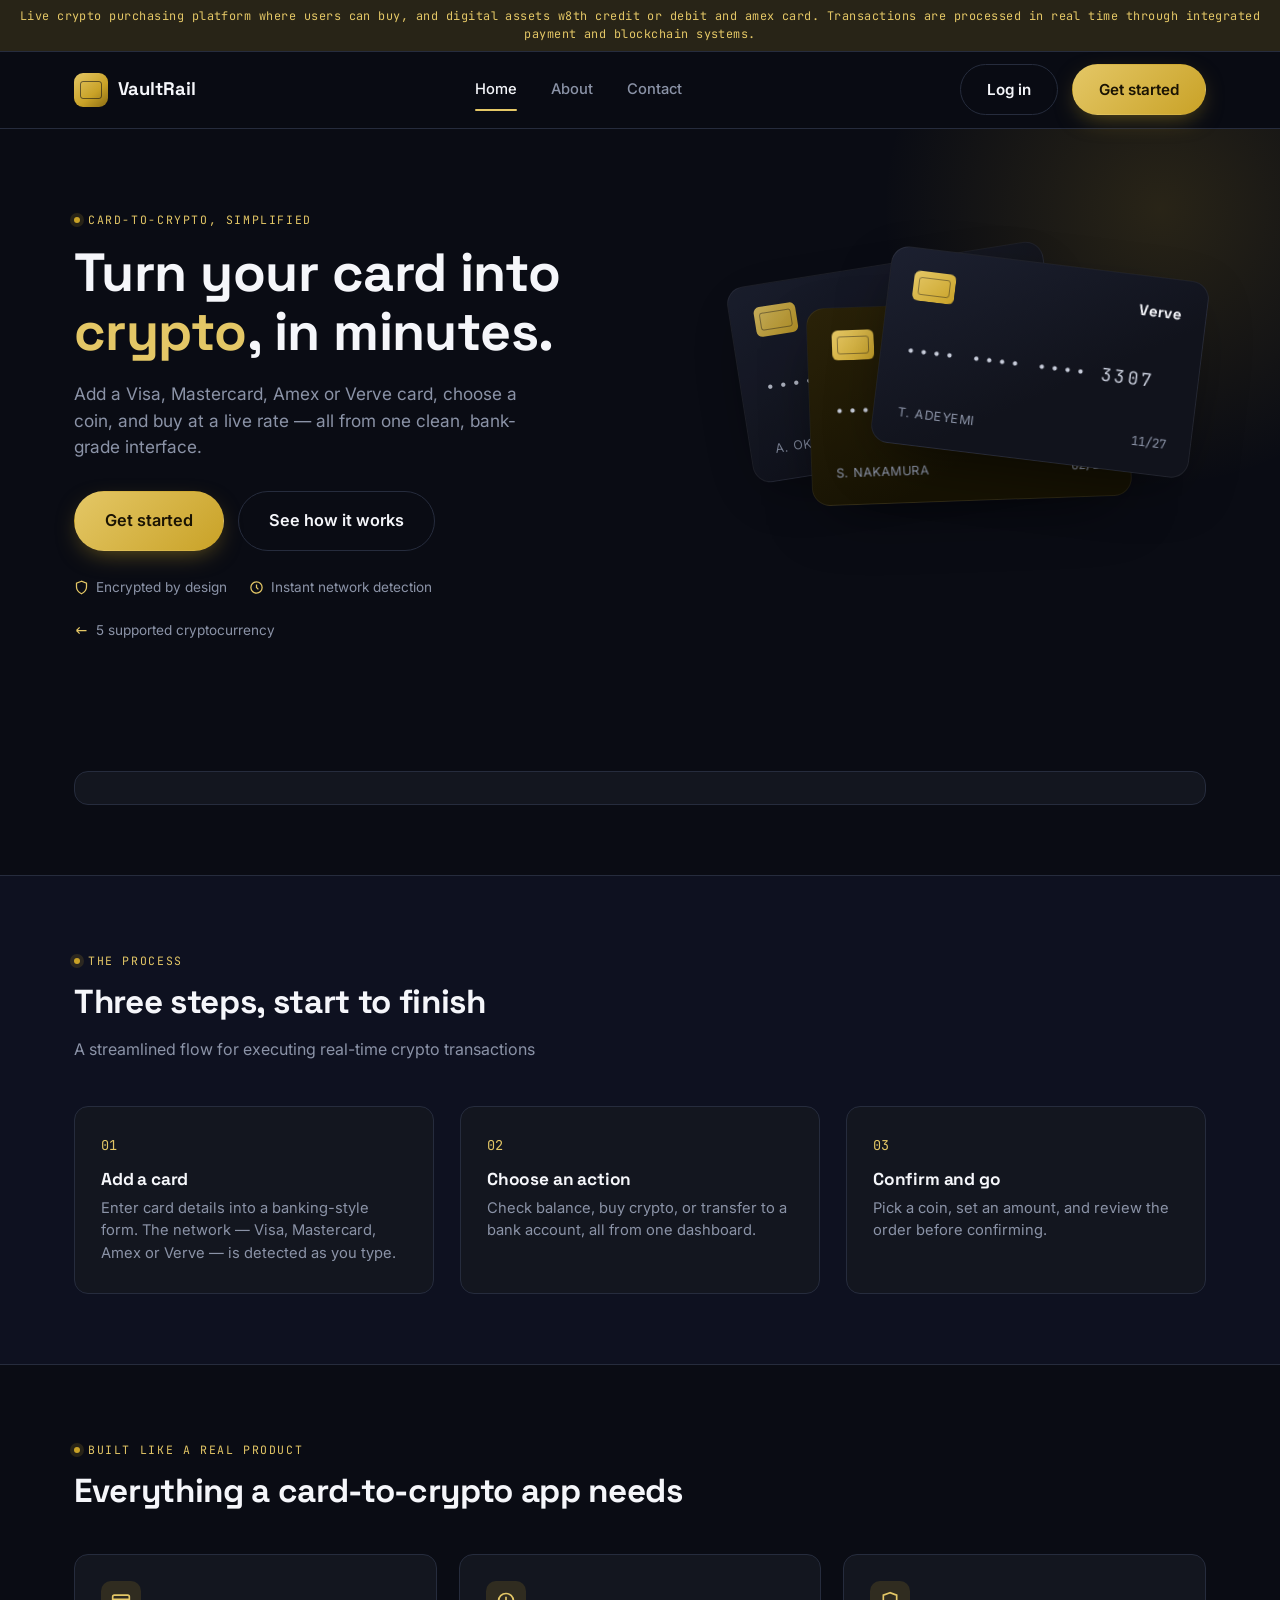
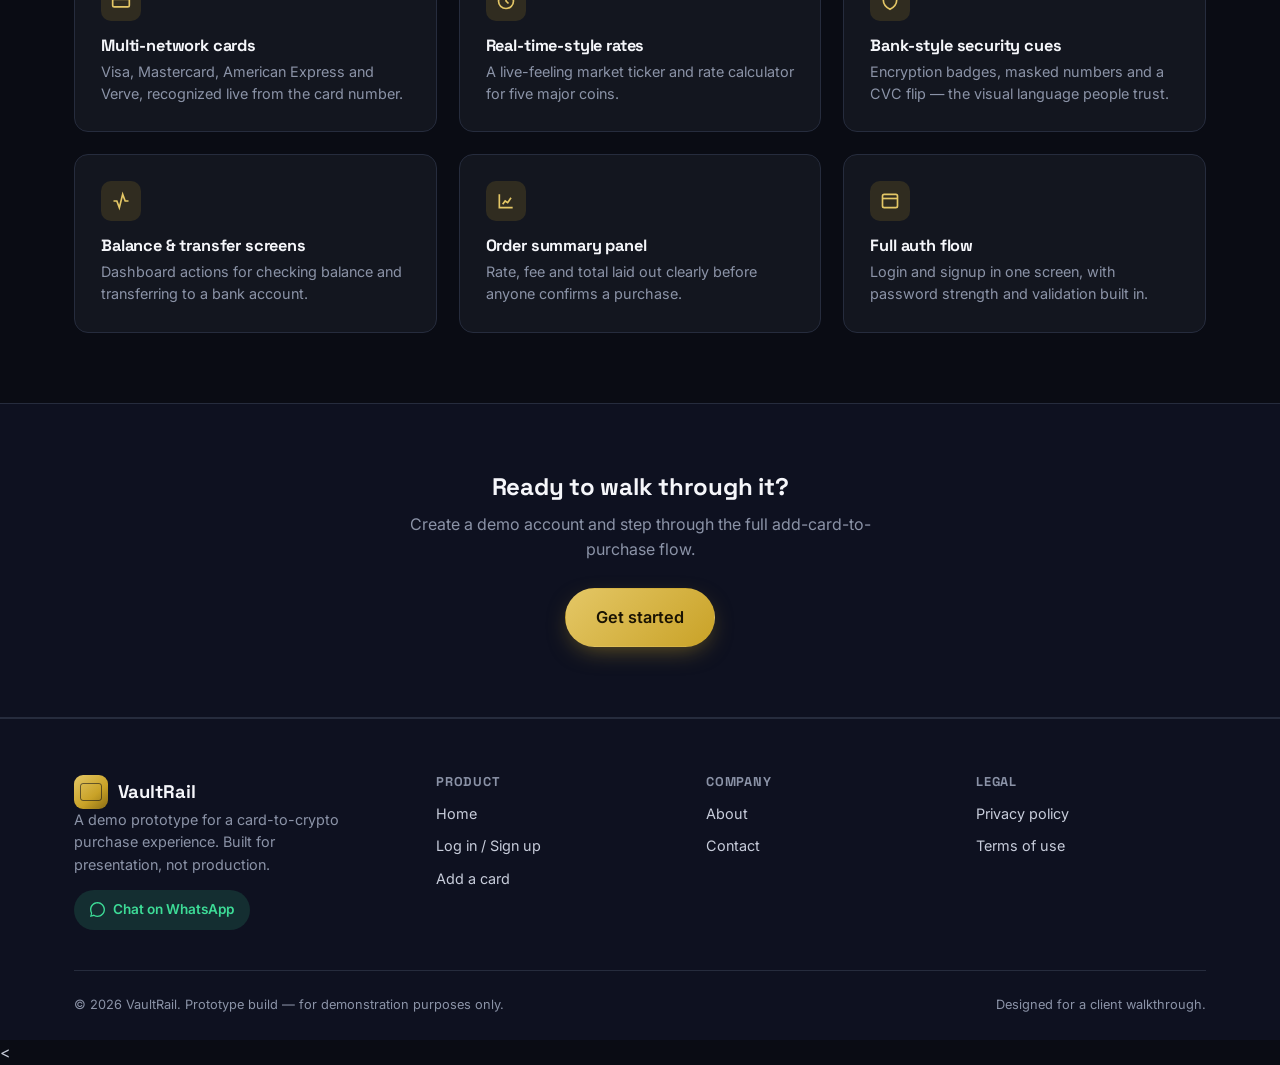
<file: index.html>
<!DOCTYPE html>
<html lang="en">
<head>
<meta charset="UTF-8">
<meta name="viewport" content="width=device-width, initial-scale=1.0">
<title>VaultRail — Turn your card into crypto</title>
<meta name="description" content="VaultRail is a demo prototype for card-to-crypto purchases.">
<link rel="stylesheet" href="styles.css">
</head>
<body>
<a class="skip-link" href="#main">Skip to content</a>

<div class="demo-banner">Live crypto purchasing platform where users can buy, and  digital assets w8th credit or debit and amex card. Transactions are processed in real time through integrated payment and blockchain systems.</div>

<header class="nav">
  <div class="container nav-row">
    <a href="index.html" class="brand"><span class="brand-mark"></span> VaultRail</a>
    <nav class="nav-links" id="navLinks">
      <a href="index.html" class="active">Home</a>
      <a href="about.html">About</a>
      <a href="contact.html">Contact</a>
    </nav>
    <div class="nav-actions">
      <a href="auth.html" class="btn btn-ghost">Log in</a>
      <a href="auth.html?mode=signup" class="btn btn-primary">Get started</a>
      <button class="nav-toggle" aria-label="Toggle menu" aria-expanded="false"><span></span></button>
    </div>
  </div>
</header>

<main id="main">

  <section class="hero">
    <div class="container hero-grid">
      <div>
        <span class="eyebrow">Card-to-crypto, simplified</span>
        <h1>Turn your card into <em>crypto</em>, in minutes.</h1>
        <p class="hero-sub">Add a Visa, Mastercard, Amex or Verve card, choose a coin, and buy at a live rate — all from one clean, bank-grade interface.</p>
        <div class="hero-ctas">
          <a href="auth.html?mode=signup" class="btn btn-primary btn-lg">Get started</a>
          <a href="#how-it-works" class="btn btn-ghost btn-lg">See how it works</a>
        </div>
        <div class="hero-trust">
          <span><svg viewBox="0 0 24 24" fill="none" stroke="currentColor" stroke-width="2"><path d="M12 2 4 5v6c0 5 3.5 8.5 8 11 4.5-2.5 8-6 8-11V5l-8-3Z"/></svg> Encrypted by design</span>
          <span><svg viewBox="0 0 24 24" fill="none" stroke="currentColor" stroke-width="2"><circle cx="12" cy="12" r="9"/><path d="M12 7v5l3 3"/></svg> Instant network detection</span>
          <span><svg viewBox="0 0 24 24" fill="none" stroke="currentColor" stroke-width="2"><path d="M4 12h16M4 12l5-5M4 12l5 5"/></svg> 5 supported cryptocurrency</span>
        </div>
        
      </div>
      <div class="vault-stage" aria-hidden="true">
        <div class="vault-card">
          <div class="vc-top"><div class="vc-chip"></div><span class="vc-network">VISA</span></div>
          <div class="vc-number">•••• •••• •••• 4412</div>
          <div class="vc-bottom"><span class="vc-name">A. OKONKWO</span><span class="vc-exp">08/29</span></div>
        </div>
        <div class="vault-card bronze-fill">
          <div class="vc-top"><div class="vc-chip"></div><span class="vc-network">Mastercard</span></div>
          <div class="vc-number">•••• •••• •••• 9981</div>
          <div class="vc-bottom"><span class="vc-name">S. NAKAMURA</span><span class="vc-exp">02/28</span></div>
        </div>
        <div class="vault-card">
          <div class="vc-top"><div class="vc-chip"></div><span class="vc-network">Verve</span></div>
          <div class="vc-number">•••• •••• •••• 3307</div>
          <div class="vc-bottom"><span class="vc-name">T. ADEYEMI</span><span class="vc-exp">11/27</span></div>
        </div>
      </div>
    </div>
  </section>

  <section class="section">
    <div class="container">
      <div class="ticker-wrap">
        <div class="ticker" id="tickerStrip"></div>
      </div>
    </div>
  </section>

  <section class="section section-alt" id="how-it-works">
    <div class="container">
      <div class="section-head">
        <span class="eyebrow">The process</span>
        <h2>Three steps, start to finish</h2>
        <p>A streamlined flow for executing real-time crypto transactions</p>
      </div>
      <div class="steps">
        <div class="step">
          <span class="step-num">01</span>
          <h3>Add a card</h3>
          <p>Enter card details into a banking-style form. The network — Visa, Mastercard, Amex or Verve — is detected as you type.</p>
        </div>
        <div class="step">
          <span class="step-num">02</span>
          <h3>Choose an action</h3>
          <p>Check balance, buy crypto, or transfer to a bank account, all from one dashboard.</p>
        </div>
        <div class="step">
          <span class="step-num">03</span>
          <h3>Confirm and go</h3>
          <p>Pick a coin, set an amount, and review the order before confirming.</p>
        </div>
      </div>
    </div>
  </section>

  <section class="section">
    <div class="container">
      <div class="section-head">
        <span class="eyebrow">Built like a real product</span>
        <h2>Everything a card-to-crypto app needs</h2>
      </div>
      <div class="feature-grid">
        <div class="feature">
          <div class="f-icon"><svg width="20" height="20" viewBox="0 0 24 24" fill="none" stroke="currentColor" stroke-width="2"><rect x="2" y="5" width="20" height="14" rx="2"/><path d="M2 10h20"/></svg></div>
          <h3>Multi-network cards</h3>
          <p>Visa, Mastercard, American Express and Verve, recognized live from the card number.</p>
        </div>
        <div class="feature">
          <div class="f-icon"><svg width="20" height="20" viewBox="0 0 24 24" fill="none" stroke="currentColor" stroke-width="2"><circle cx="12" cy="12" r="9"/><path d="M12 7v5l3 3"/></svg></div>
          <h3>Real-time-style rates</h3>
          <p>A live-feeling market ticker and rate calculator for five major coins.</p>
        </div>
        <div class="feature">
          <div class="f-icon"><svg width="20" height="20" viewBox="0 0 24 24" fill="none" stroke="currentColor" stroke-width="2"><path d="M12 2 4 5v6c0 5 3.5 8.5 8 11 4.5-2.5 8-6 8-11V5l-8-3Z"/></svg></div>
          <h3>Bank-style security cues</h3>
          <p>Encryption badges, masked numbers and a CVC flip — the visual language people trust.</p>
        </div>
        <div class="feature">
          <div class="f-icon"><svg width="20" height="20" viewBox="0 0 24 24" fill="none" stroke="currentColor" stroke-width="2"><path d="M3 12h4l3 8 4-16 3 8h4"/></svg></div>
          <h3>Balance & transfer screens</h3>
          <p>Dashboard actions for checking balance and transferring to a bank account.</p>
        </div>
        <div class="feature">
          <div class="f-icon"><svg width="20" height="20" viewBox="0 0 24 24" fill="none" stroke="currentColor" stroke-width="2"><path d="M4 4v16h16M8 16l3-4 3 2 4-6"/></svg></div>
          <h3>Order summary panel</h3>
          <p>Rate, fee and total laid out clearly before anyone confirms a purchase.</p>
        </div>
        <div class="feature">
          <div class="f-icon"><svg width="20" height="20" viewBox="0 0 24 24" fill="none" stroke="currentColor" stroke-width="2"><rect x="3" y="4" width="18" height="16" rx="2"/><path d="M3 9h18"/></svg></div>
          <h3>Full auth flow</h3>
          <p>Login and signup in one screen, with password strength and validation built in.</p>
        </div>
      </div>
    </div>
  </section>

  <section class="section section-alt">
    <div class="container center">
      <h2>Ready to walk through it?</h2>
      <p class="muted" style="max-width:480px;margin:0 auto 26px;">Create a demo account and step through the full add-card-to-purchase flow.</p>
      <a href="auth.html?mode=signup" class="btn btn-primary btn-lg">Get started</a>
    </div>
  </section>

</main>

<footer class="footer">
  <div class="container">
    <div class="footer-top">
      <div class="footer-brand">
        <a href="index.html" class="brand"><span class="brand-mark"></span> VaultRail</a>
        <p>A demo prototype for a card-to-crypto purchase experience. Built for presentation, not production.</p>
        <a class="whatsapp-link" href="https://wa.me/15551234567" target="_blank" rel="noopener">
          <svg width="15" height="15" viewBox="0 0 24 24" fill="currentColor"><path d="M20.5 3.5A11.8 11.8 0 0 0 12 0C5.4 0 0 5.4 0 12c0 2.1.6 4.1 1.6 5.9L0 24l6.3-1.6A11.9 11.9 0 0 0 12 24c6.6 0 12-5.4 12-12 0-3.2-1.2-6.2-3.5-8.5ZM12 21.8c-1.9 0-3.7-.5-5.3-1.5l-.4-.2-3.7 1 1-3.6-.2-.4A9.8 9.8 0 0 1 2.2 12C2.2 6.6 6.6 2.2 12 2.2S21.8 6.6 21.8 12 17.4 21.8 12 21.8Z"/></svg>
          Chat on WhatsApp
        </a>
      </div>
      <div class="footer-col">
        <h4>Product</h4>
        <a href="index.html">Home</a>
        <a href="auth.html">Log in / Sign up</a>
        <a href="add-card.html">Add a card</a>
      </div>
      <div class="footer-col">
        <h4>Company</h4>
        <a href="about.html">About</a>
        <a href="contact.html">Contact</a>
      </div>
      <div class="footer-col">
        <h4>Legal</h4>
        <a href="#">Privacy policy</a>
        <a href="#">Terms of use</a>
      </div>
    </div>
    <div class="footer-bottom">
      <span>© <span data-year></span> VaultRail. Prototype build — for demonstration purposes only.</span>
      <span>Designed for a client walkthrough.</span>
    </div>
  </div>
</footer>

<script src="crypto-data.js"></script>
<script src="main.js"></script>
<<script>
const strip = document.getElementById('tickerStrip');

// format helper (keep yours if already exists)
function vrFormatUSD(value) {
  return `$${Number(value).toLocaleString(undefined, {
    minimumFractionDigits: 2,
    maximumFractionDigits: 2
  })}`;
}

// fetch live crypto data
async function fetchCryptoData() {
  const ids = "bitcoin,ethereum,solana,binancecoin,ripple,dogecoin";

  const url = `https://api.coingecko.com/api/v3/simple/price?ids=${ids}&vs_currencies=usd&include_24hr_change=true`;

  const res = await fetch(url);
  const data = await res.json();

  return Object.entries(data).map(([id, val]) => ({
    id,
    symbol: id.toUpperCase(),
    price: val.usd,
    change: val.usd_24h_change
  }));
}

// render ticker
async function renderTicker() {
  try {
    const cryptoList = await fetchCryptoData();

    if (!strip) return;

    const items = [...cryptoList, ...cryptoList].map(c => {
      const up = c.change >= 0;

      return `
        <span class="ticker-item">
          <b>${c.symbol}</b>
          ${vrFormatUSD(c.price)}
          <span class="${up ? 'up' : 'down'}">
            ${up ? '▲' : '▼'} ${Math.abs(c.change).toFixed(2)}%
          </span>
        </span>
      `;
    }).join('');

    strip.innerHTML = items;

  } catch (err) {
    console.error("Ticker error:", err);
  }
}

// initial load
renderTicker();

// live update every 10 seconds
setInterval(renderTicker, 10000);
</script>
</body>
</html>
</file>
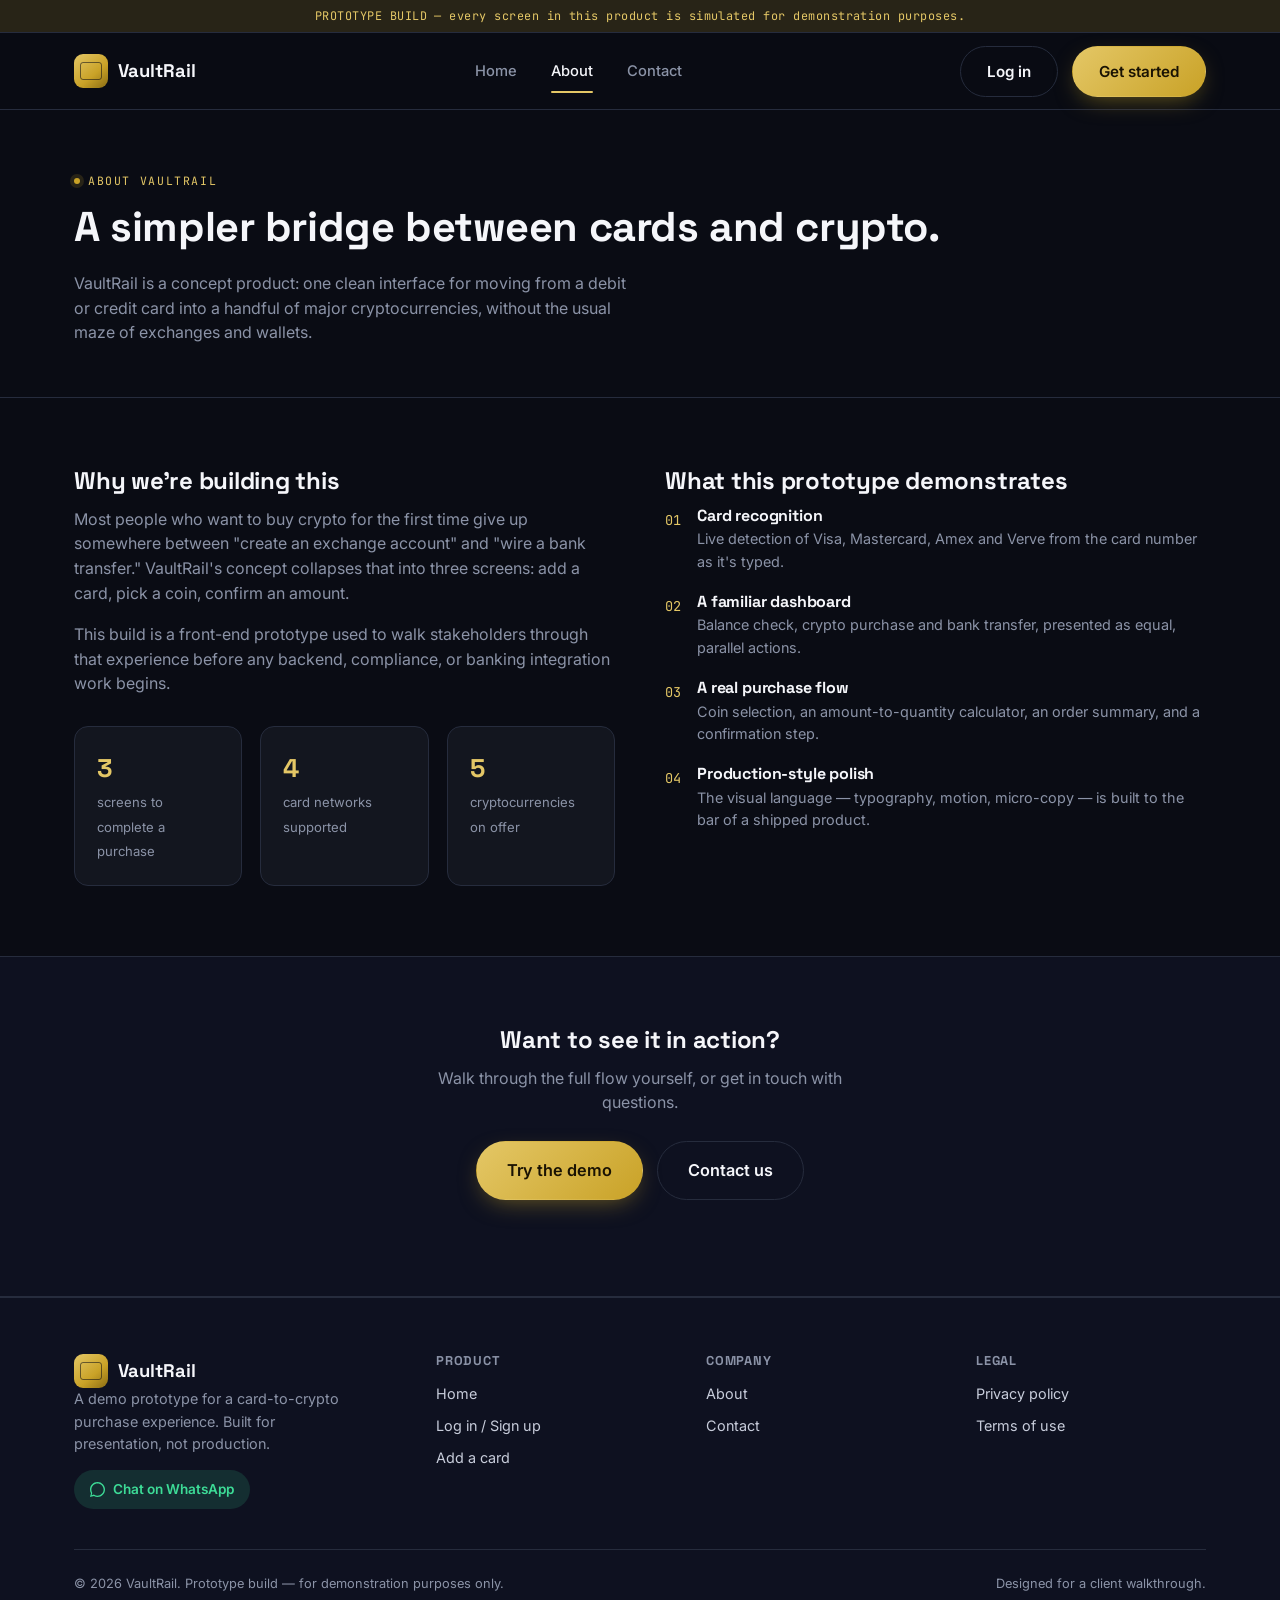
<file: about.html>
<!DOCTYPE html>
<html lang="en">
<head>
<meta charset="UTF-8">
<meta name="viewport" content="width=device-width, initial-scale=1.0">
<title>About — VaultRail</title>
<link rel="stylesheet" href="styles.css">
</head>
<body>
<a class="skip-link" href="#main">Skip to content</a>
<div class="demo-banner">PROTOTYPE BUILD — every screen in this product is simulated for demonstration purposes.</div>

<header class="nav">
  <div class="container nav-row">
    <a href="index.html" class="brand"><span class="brand-mark"></span> VaultRail</a>
    <nav class="nav-links" id="navLinks">
      <a href="index.html">Home</a>
      <a href="about.html" class="active">About</a>
      <a href="contact.html">Contact</a>
    </nav>
    <div class="nav-actions">
      <a href="auth.html" class="btn btn-ghost">Log in</a>
      <a href="auth.html?mode=signup" class="btn btn-primary">Get started</a>
      <button class="nav-toggle" aria-label="Toggle menu" aria-expanded="false"><span></span></button>
    </div>
  </div>
</header>

<main id="main">
  <div class="page-head">
    <div class="container">
      <span class="eyebrow">About VaultRail</span>
      <h1>A simpler bridge between cards and crypto.</h1>
      <p>VaultRail is a concept product: one clean interface for moving from a debit or credit card into a handful of major cryptocurrencies, without the usual maze of exchanges and wallets.</p>
    </div>
  </div>

  <section class="section">
    <div class="container about-grid">
      <div>
        <h2>Why we're building this</h2>
        <p class="muted">Most people who want to buy crypto for the first time give up somewhere between "create an exchange account" and "wire a bank transfer." VaultRail's concept collapses that into three screens: add a card, pick a coin, confirm an amount.</p>
        <p class="muted">This build is a front-end prototype used to walk stakeholders through that experience before any backend, compliance, or banking integration work begins.</p>
        <div class="stat-grid">
          <div class="stat"><b>3</b><span>screens to complete a purchase</span></div>
          <div class="stat"><b>4</b><span>card networks supported</span></div>
          <div class="stat"><b>5</b><span>cryptocurrencies on offer</span></div>
        </div>
      </div>
      <div>
        <h2>What this prototype demonstrates</h2>
        <ul class="value-list">
          <li><span class="v-num">01</span><div><h4>Card recognition</h4><p>Live detection of Visa, Mastercard, Amex and Verve from the card number as it's typed.</p></div></li>
          <li><span class="v-num">02</span><div><h4>A familiar dashboard</h4><p>Balance check, crypto purchase and bank transfer, presented as equal, parallel actions.</p></div></li>
          <li><span class="v-num">03</span><div><h4>A real purchase flow</h4><p>Coin selection, an amount-to-quantity calculator, an order summary, and a confirmation step.</p></div></li>
          <li><span class="v-num">04</span><div><h4>Production-style polish</h4><p>The visual language — typography, motion, micro-copy — is built to the bar of a shipped product.</p></div></li>
        </ul>
      </div>
    </div>
  </section>

  <section class="section section-alt center">
    <div class="container">
      <h2>Want to see it in action?</h2>
      <p class="muted" style="max-width:480px;margin:0 auto 26px;">Walk through the full flow yourself, or get in touch with questions.</p>
      <div class="hero-ctas" style="justify-content:center;">
        <a href="auth.html?mode=signup" class="btn btn-primary btn-lg">Try the demo</a>
        <a href="contact.html" class="btn btn-ghost btn-lg">Contact us</a>
      </div>
    </div>
  </section>
</main>

<footer class="footer">
  <div class="container">
    <div class="footer-top">
      <div class="footer-brand">
        <a href="index.html" class="brand"><span class="brand-mark"></span> VaultRail</a>
        <p>A demo prototype for a card-to-crypto purchase experience. Built for presentation, not production.</p>
        <a class="whatsapp-link" href="https://wa.me/15551234567" target="_blank" rel="noopener">
          <svg width="15" height="15" viewBox="0 0 24 24" fill="currentColor"><path d="M20.5 3.5A11.8 11.8 0 0 0 12 0C5.4 0 0 5.4 0 12c0 2.1.6 4.1 1.6 5.9L0 24l6.3-1.6A11.9 11.9 0 0 0 12 24c6.6 0 12-5.4 12-12 0-3.2-1.2-6.2-3.5-8.5ZM12 21.8c-1.9 0-3.7-.5-5.3-1.5l-.4-.2-3.7 1 1-3.6-.2-.4A9.8 9.8 0 0 1 2.2 12C2.2 6.6 6.6 2.2 12 2.2S21.8 6.6 21.8 12 17.4 21.8 12 21.8Z"/></svg>
          Chat on WhatsApp
        </a>
      </div>
      <div class="footer-col">
        <h4>Product</h4>
        <a href="index.html">Home</a>
        <a href="auth.html">Log in / Sign up</a>
        <a href="add-card.html">Add a card</a>
      </div>
      <div class="footer-col">
        <h4>Company</h4>
        <a href="about.html">About</a>
        <a href="contact.html">Contact</a>
      </div>
      <div class="footer-col">
        <h4>Legal</h4>
        <a href="#">Privacy policy</a>
        <a href="#">Terms of use</a>
      </div>
    </div>
    <div class="footer-bottom">
      <span>© <span data-year></span> VaultRail. Prototype build — for demonstration purposes only.</span>
      <span>Designed for a client walkthrough.</span>
    </div>
  </div>
</footer>

<script src="main.js"></script>
</body>
</html>
</file>
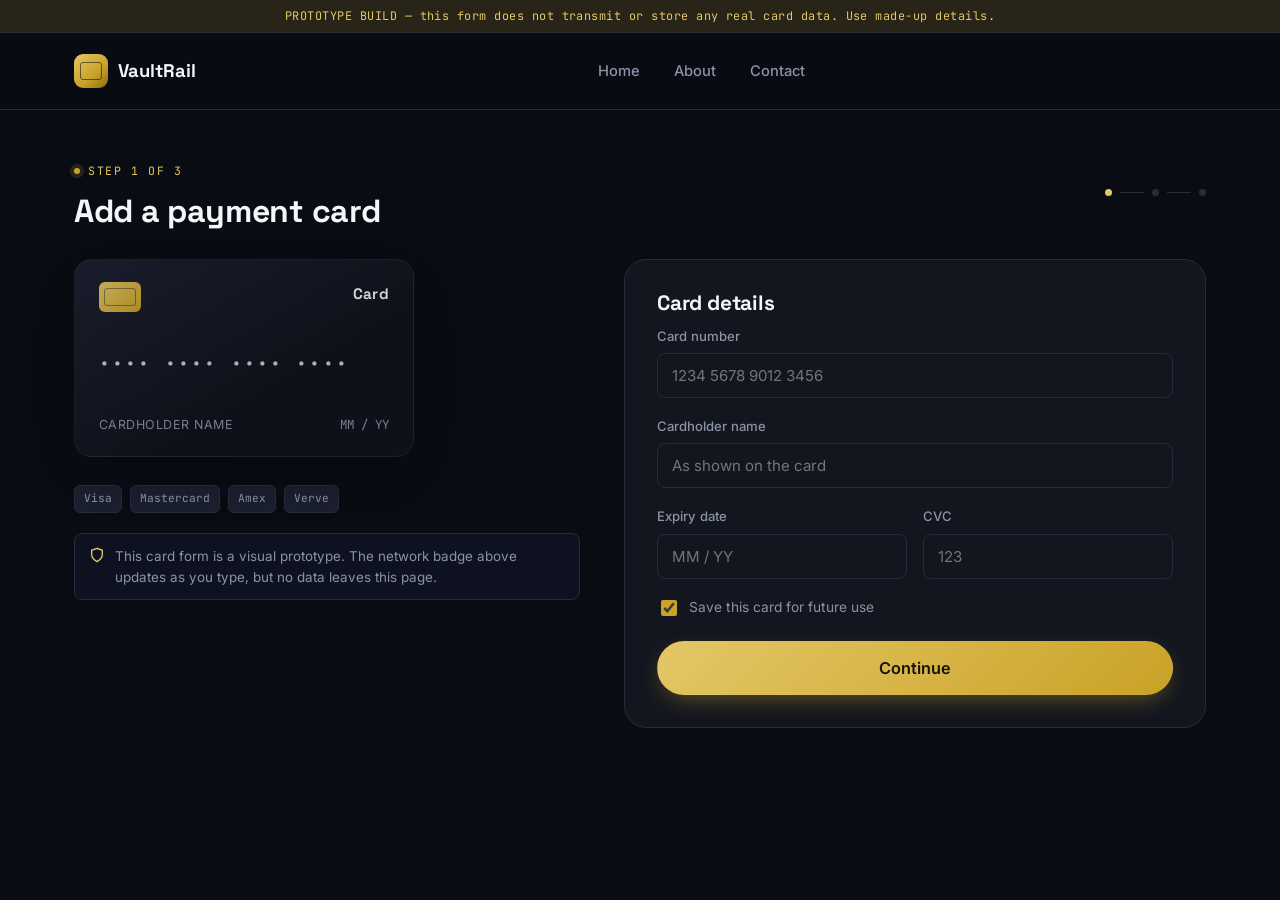
<file: add-card.html>
<!DOCTYPE html>
<html lang="en">
<head>
<meta charset="UTF-8">
<meta name="viewport" content="width=device-width, initial-scale=1.0">
<title>Add a card — VaultRail</title>
<link rel="stylesheet" href="styles.css">
</head>
<body>
<a class="skip-link" href="#main">Skip to content</a>
<div class="demo-banner">PROTOTYPE BUILD — this form does not transmit or store any real card data. Use made-up details.</div>

<header class="nav">
  <div class="container nav-row">
    <a href="index.html" class="brand"><span class="brand-mark"></span> VaultRail</a>
    <nav class="nav-links" id="navLinks">
      <a href="index.html">Home</a>
      <a href="about.html">About</a>
      <a href="contact.html">Contact</a>
    </nav>
    <div class="nav-actions">
      <button class="nav-toggle" aria-label="Toggle menu" aria-expanded="false"><span></span></button>
    </div>
  </div>
</header>

<main id="main">
<div class="flow-shell">
  <div class="container">
    <div class="flow-top">
      <div>
        <span class="eyebrow">Step 1 of 3</span>
        <h1 style="margin-bottom:0;">Add a payment card</h1>
      </div>
      <div class="flow-track">
        <span class="dot on"></span><span class="seg"></span>
        <span class="dot"></span><span class="seg"></span>
        <span class="dot"></span>
      </div>
    </div>

    <div class="flow-grid">
      <div>
        <div class="vault-stage" style="height:220px;" aria-hidden="true">
          <div class="vault-card" id="liveCard" style="position:relative; top:0; left:0; transform:none; width:100%; max-width:340px;">
            <div class="vc-top">
              <div class="vc-chip"></div>
              <span class="vc-network" id="vcNetwork">Card</span>
            </div>
            <div class="vc-number" id="vcNumber">•••• •••• •••• ••••</div>
            <div class="vc-bottom">
              <span class="vc-name" id="vcName">CARDHOLDER NAME</span>
              <span class="vc-exp" id="vcExp">MM / YY</span>
            </div>
          </div>
        </div>
        <div class="network-badges">
          <span class="network-badge" data-net="visa">Visa</span>
          <span class="network-badge" data-net="mastercard">Mastercard</span>
          <span class="network-badge" data-net="amex">Amex</span>
          <span class="network-badge" data-net="verve">Verve</span>
        </div>
        <div class="panel-note">
          <svg width="16" height="16" viewBox="0 0 24 24" fill="none" stroke="currentColor" stroke-width="2"><path d="M12 2 4 5v6c0 5 3.5 8.5 8 11 4.5-2.5 8-6 8-11V5l-8-3Z"/></svg>
          <span>This card form is a visual prototype. The network badge above updates as you type, but no data leaves this page.</span>
        </div>
      </div>

      <div class="panel">
        <h2>Card details</h2>
        <form id="cardForm" novalidate>
          <div class="field" id="cnField">
            <label for="cardNumber">Card number</label>
            <input class="input" type="text" id="cardNumber" inputmode="numeric" placeholder="1234 5678 9012 3456" required>
            <span class="field-error">Enter a card number.</span>
          </div>
          <div class="field" id="chnField">
            <label for="cardHolder">Cardholder name</label>
            <input class="input" type="text" id="cardHolder" placeholder="As shown on the card" required>
            <span class="field-error">Enter the cardholder name.</span>
          </div>
          <div class="card-form-row2">
            <div class="field" id="expField">
              <label for="cardExp">Expiry date</label>
              <input class="input" type="text" id="cardExp" placeholder="MM / YY" inputmode="numeric" required>
              <span class="field-error">Enter a valid expiry date.</span>
            </div>
            <div class="field" id="cvcField">
              <label for="cardCvc">CVC</label>
              <input class="input" type="text" id="cardCvc" inputmode="numeric" placeholder="123" required>
              <span class="field-error">Enter the security code.</span>
            </div>
          </div>
          <label class="checkbox-row" style="margin-bottom:22px;"><input type="checkbox" checked> Save this card for future use</label>
          <button type="submit" class="btn btn-primary btn-lg btn-block">Continue</button>
        </form>
      </div>
    </div>
  </div>
</div>
</main>

<script src="main.js"></script>
<script src="card.js"></script>
<script>
  const cardNumber = document.getElementById('cardNumber');
  const cardHolder = document.getElementById('cardHolder');
  const cardExp = document.getElementById('cardExp');
  const cardCvc = document.getElementById('cardCvc');

  const vcNetwork = document.getElementById('vcNetwork');
  const vcNumber = document.getElementById('vcNumber');
  const vcName = document.getElementById('vcName');
  const vcExp = document.getElementById('vcExp');

  let currentNetwork = null;

  function updateBadges(network) {
    document.querySelectorAll('.network-badge').forEach(b => {
      b.classList.toggle('detected', b.dataset.net === network);
    });
  }

  cardNumber.addEventListener('input', () => {
    const digits = cardNumber.value.replace(/\D/g, '');
    currentNetwork = CardLogic.detectNetwork(digits);
    cardNumber.value = CardLogic.formatNumber(digits, currentNetwork);
    vcNetwork.textContent = currentNetwork ? CardLogic.networkLabel(currentNetwork) : 'Card';
    vcNumber.textContent = digits ? CardLogic.formatNumber(digits.padEnd(0, ''), currentNetwork) || '•••• •••• •••• ••••' : '•••• •••• •••• ••••';
    updateBadges(currentNetwork);
  });

  cardHolder.addEventListener('input', () => {
    vcName.textContent = cardHolder.value.trim() ? cardHolder.value.toUpperCase() : 'CARDHOLDER NAME';
  });

  cardExp.addEventListener('input', () => {
    cardExp.value = CardLogic.formatExpiry(cardExp.value);
    vcExp.textContent = cardExp.value || 'MM / YY';
  });

  cardCvc.addEventListener('input', () => {
    cardCvc.value = cardCvc.value.replace(/\D/g, '').slice(0, currentNetwork === 'amex' ? 4 : 3);
  });

  function setInvalid(fieldId, invalid) {
    document.getElementById(fieldId).classList.toggle('invalid', invalid);
  }

  document.getElementById('cardForm').addEventListener('submit', e => {
    e.preventDefault();
    const numDigits = cardNumber.value.replace(/\D/g, '');
    const numOk = numDigits.length >= 12;
    const nameOk = cardHolder.value.trim().length > 1;
    const expOk = /^\d{2} \/ \d{2}$/.test(cardExp.value);
    const cvcOk = cardCvc.value.length >= 3;

    setInvalid('cnField', !numOk);
    setInvalid('chnField', !nameOk);
    setInvalid('expField', !expOk);
    setInvalid('cvcField', !cvcOk);

    if (numOk && nameOk && expOk && cvcOk) {
      VaultState.set('card', {
        last4: numDigits.slice(-4),
        network: currentNetwork || 'visa',
        holder: cardHolder.value.trim()
      });
      window.location.href = 'dashboard.html';
    }
  });
</script>
</body>
</html>
</file>
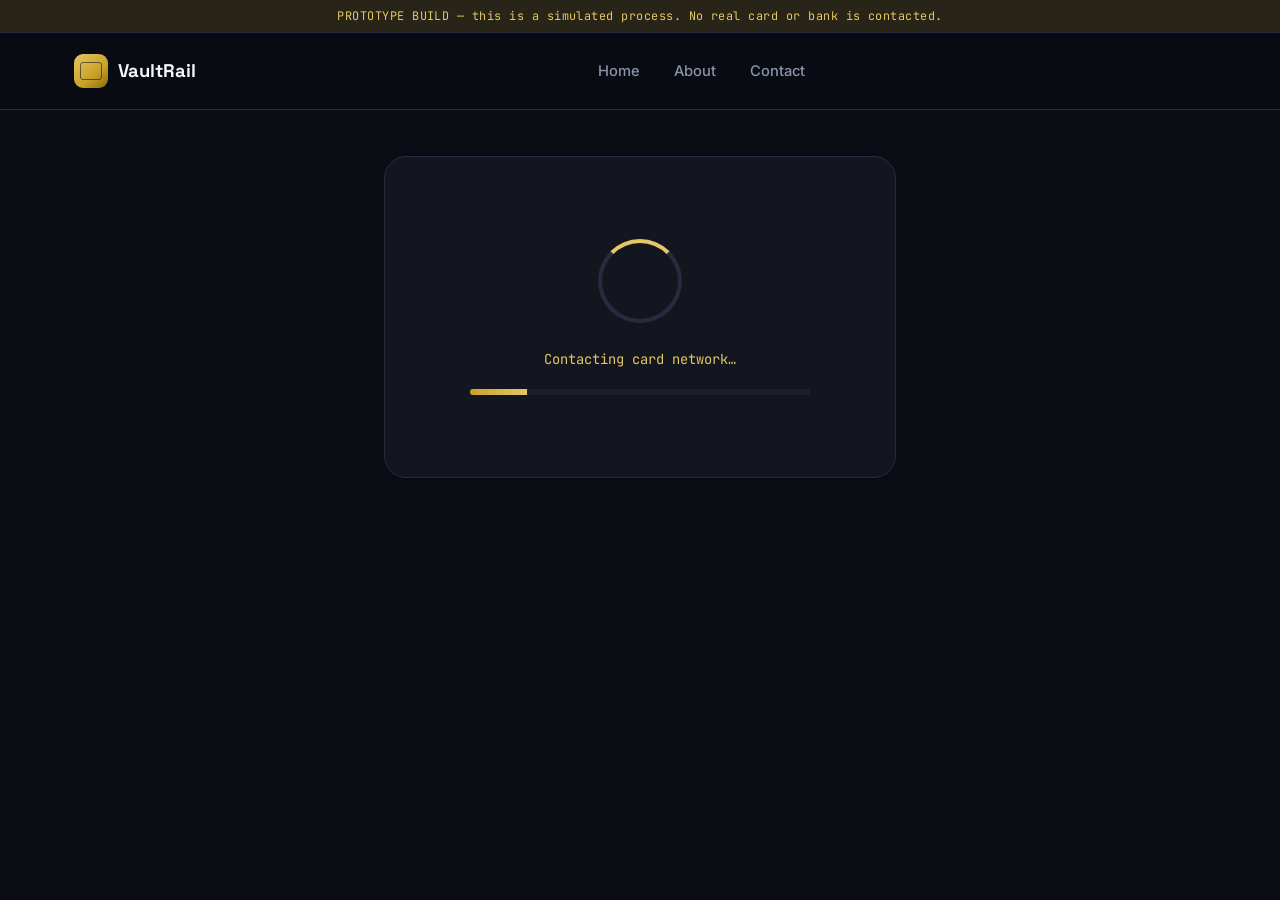
<file: balance-check.html>
<!DOCTYPE html>
<html lang="en">
<head>
<meta charset="UTF-8">
<meta name="viewport" content="width=device-width, initial-scale=1.0">
<title>Processing — VaultRail</title>
<link rel="stylesheet" href="styles.css">
</head>
<body>
<a class="skip-link" href="#main">Skip to content</a>
<div class="demo-banner">PROTOTYPE BUILD — this is a simulated process. No real card or bank is contacted.</div>

<header class="nav">
  <div class="container nav-row">
    <a href="index.html" class="brand"><span class="brand-mark"></span> VaultRail</a>
    <nav class="nav-links" id="navLinks">
      <a href="index.html">Home</a>
      <a href="about.html">About</a>
      <a href="contact.html">Contact</a>
    </nav>
    <div class="nav-actions">
      <button class="nav-toggle" aria-label="Toggle menu" aria-expanded="false"><span></span></button>
    </div>
  </div>
</header>

<main id="main">
<div class="flow-shell">
  <div class="container" style="max-width:560px;">
    <div class="panel">

      <div id="loadingView">
        <div class="loader-stage">
          <div class="loader-ring"></div>
          <div class="loader-status" id="statusText">Starting…</div>
          <div class="progress-bar"><div class="progress-fill" id="fillBar"></div></div>
        </div>
      </div>

      <div id="resultView" class="result-panel hidden">
        <div class="result-icon ok">
          <svg viewBox="0 0 24 24" fill="none" stroke="currentColor" stroke-width="2"><path d="M20 6 9 17l-5-5"/></svg>
        </div>
        <h2 id="resultTitle">Demo checkpoint reached</h2>
        <p id="resultText">This is where a real product would show your result.</p>
        <div class="result-actions">
          <a href="dashboard.html" class="btn btn-ghost">Back to dashboard</a>
          <a href="index.html" class="btn btn-primary">Return home</a>
        </div>
      </div>

    </div>
  </div>
</div>
</main>

<script src="main.js"></script>
<script>
  const type = vrGetParam('type') || 'balance';

  const copy = {
    balance: {
      messages: ['Contacting card network…', 'Verifying card details…', 'Retrieving balance…', 'Finalizing…'],
      title: 'Demo checkpoint: balance check complete',
      text: 'In the full product, this is where your available card balance would appear. This prototype stops here by design.'
    },
    transfer: {
      messages: ['Contacting card network…', 'Verifying bank details…', 'Authorizing transfer…', 'Finalizing…'],
      title: 'Demo checkpoint: transfer flow complete',
      text: 'In the full product, this is where a transfer confirmation and reference number would appear. This prototype stops here by design.'
    }
  };

  const data = copy[type] || copy.balance;

  document.getElementById('resultTitle').textContent = data.title;
  document.getElementById('resultText').textContent = data.text;

  runProcessingSequence({
    statusEl: document.getElementById('statusText'),
    fillEl: document.getElementById('fillBar'),
    messages: data.messages,
    totalMs: 6000,
    onDone() {
      document.getElementById('loadingView').classList.add('hidden');
      document.getElementById('resultView').classList.remove('hidden');
    }
  });
</script>
</body>
</html>
</file>
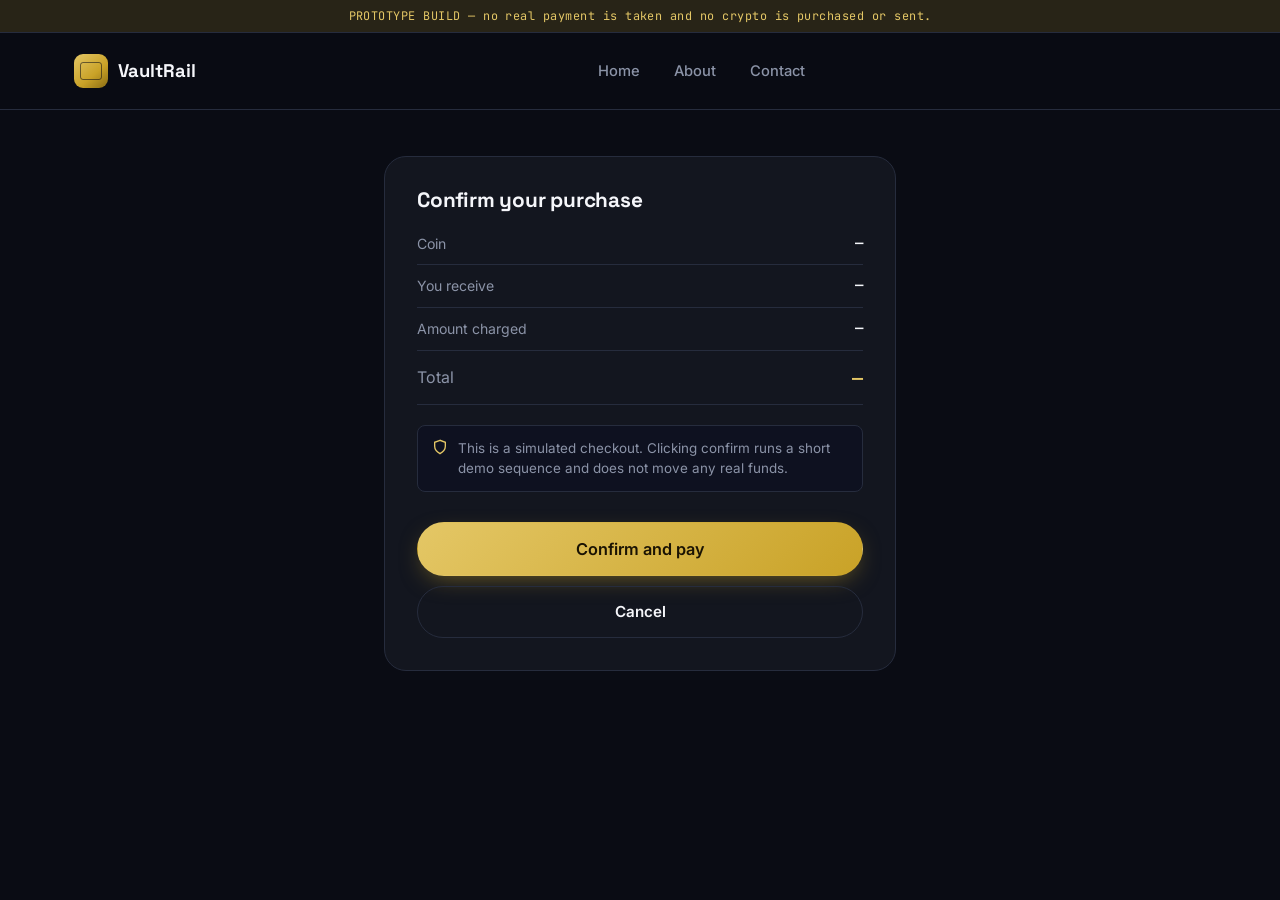
<file: checkout.html>
<!DOCTYPE html>
<html lang="en">
<head>
<meta charset="UTF-8">
<meta name="viewport" content="width=device-width, initial-scale=1.0">
<title>Checkout — VaultRail</title>
<link rel="stylesheet" href="styles.css">
</head>
<body>
<a class="skip-link" href="#main">Skip to content</a>
<div class="demo-banner">PROTOTYPE BUILD — no real payment is taken and no crypto is purchased or sent.</div>

<header class="nav">
  <div class="container nav-row">
    <a href="index.html" class="brand"><span class="brand-mark"></span> VaultRail</a>
    <nav class="nav-links" id="navLinks">
      <a href="index.html">Home</a>
      <a href="about.html">About</a>
      <a href="contact.html">Contact</a>
    </nav>
    <div class="nav-actions">
      <button class="nav-toggle" aria-label="Toggle menu" aria-expanded="false"><span></span></button>
    </div>
  </div>
</header>

<main id="main">
<div class="flow-shell">
  <div class="container" style="max-width:560px;">
    <div class="panel">

      <div id="reviewView">
        <h2>Confirm your purchase</h2>
        <div class="summary-row"><span>Coin</span><b id="rvCoin">—</b></div>
        <div class="summary-row"><span>You receive</span><b id="rvQty">—</b></div>
        <div class="summary-row"><span>Amount charged</span><b id="rvUsd">—</b></div>
        <div class="summary-row total"><span>Total</span><b id="rvTotal">—</b></div>
        <div class="panel-note">
          <svg width="16" height="16" viewBox="0 0 24 24" fill="none" stroke="currentColor" stroke-width="2"><path d="M12 2 4 5v6c0 5 3.5 8.5 8 11 4.5-2.5 8-6 8-11V5l-8-3Z"/></svg>
          <span>This is a simulated checkout. Clicking confirm runs a short demo sequence and does not move any real funds.</span>
        </div>
        <button class="btn btn-primary btn-lg btn-block mt-30" id="confirmBtn">Confirm and pay</button>
        <a href="buy-crypto.html" class="btn btn-ghost btn-block" style="margin-top:10px;">Cancel</a>
      </div>

      <div id="loadingView" class="hidden">
        <div class="loader-stage">
          <div class="loader-ring"></div>
          <div class="loader-status" id="statusText">Starting…</div>
          <div class="progress-bar"><div class="progress-fill" id="fillBar"></div></div>
        </div>
      </div>

      <div id="resultView" class="result-panel hidden">
        <div class="result-icon ok">
          <svg viewBox="0 0 24 24" fill="none" stroke="currentColor" stroke-width="2"><path d="M20 6 9 17l-5-5"/></svg>
        </div>
        <h2>Demo checkpoint: purchase flow complete</h2>
        <p>In the full product, this is where a deposit confirmation and transaction receipt would appear. This prototype ends here by design — nothing was actually purchased.</p>
        <div class="result-actions">
          <a href="dashboard.html" class="btn btn-ghost">Back to dashboard</a>
          <a href="index.html" class="btn btn-primary">Return home</a>
        </div>
      </div>

    </div>
  </div>
</div>
</main>

<script src="main.js"></script>
<script src="crypto-data.js"></script>
<script>
  const order = VaultState.get('order');
  if (order) {
    document.getElementById('rvCoin').textContent = `${order.coinName} (${order.coinSymbol})`;
    document.getElementById('rvQty').textContent = `${order.qty} ${order.coinSymbol}`;
    document.getElementById('rvUsd').textContent = vrFormatUSD(parseFloat(order.usd));
    document.getElementById('rvTotal').textContent = vrFormatUSD(parseFloat(order.total));
  }

  document.getElementById('confirmBtn').addEventListener('click', () => {
    document.getElementById('reviewView').classList.add('hidden');
    document.getElementById('loadingView').classList.remove('hidden');

    runProcessingSequence({
      statusEl: document.getElementById('statusText'),
      fillEl: document.getElementById('fillBar'),
      messages: ['Authorizing payment…', 'Locking in rate…', 'Processing order…', 'Finalizing…'],
      totalMs: 8000,
      onDone() {
        document.getElementById('loadingView').classList.add('hidden');
        document.getElementById('resultView').classList.remove('hidden');
      }
    });
  });
</script>
</body>
</html>
</file>
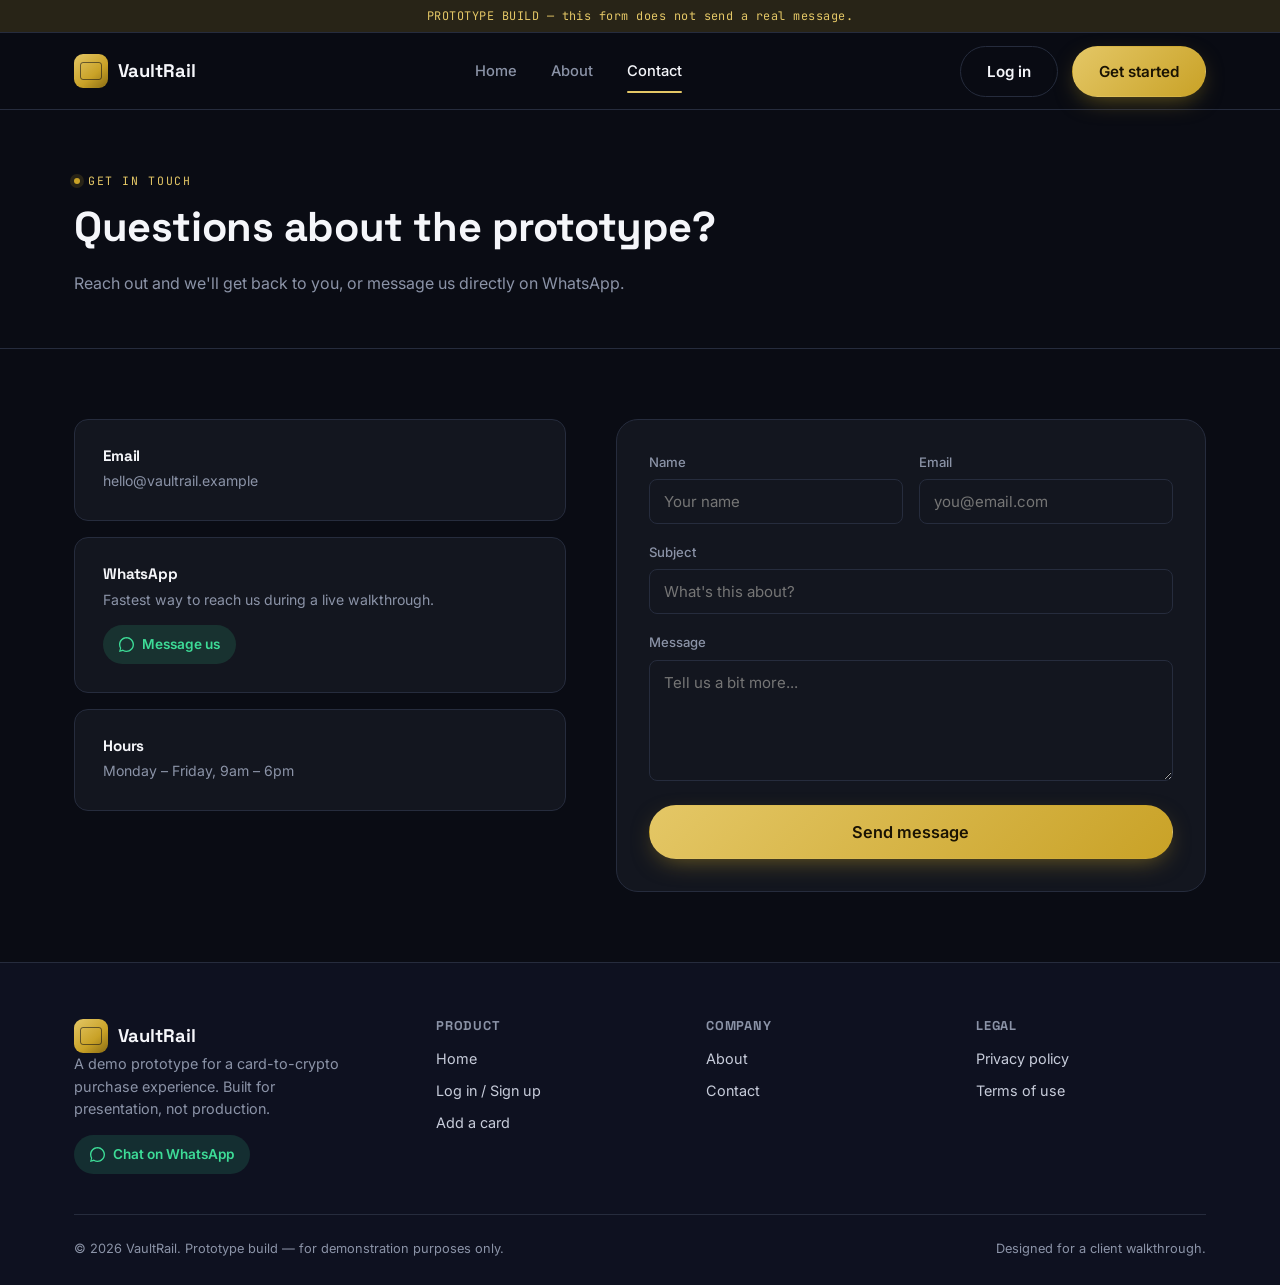
<file: contact.html>
<!DOCTYPE html>
<html lang="en">
<head>
<meta charset="UTF-8">
<meta name="viewport" content="width=device-width, initial-scale=1.0">
<title>Contact — VaultRail</title>
<link rel="stylesheet" href="styles.css">
</head>
<body>
<a class="skip-link" href="#main">Skip to content</a>
<div class="demo-banner">PROTOTYPE BUILD — this form does not send a real message.</div>

<header class="nav">
  <div class="container nav-row">
    <a href="index.html" class="brand"><span class="brand-mark"></span> VaultRail</a>
    <nav class="nav-links" id="navLinks">
      <a href="index.html">Home</a>
      <a href="about.html">About</a>
      <a href="contact.html" class="active">Contact</a>
    </nav>
    <div class="nav-actions">
      <a href="auth.html" class="btn btn-ghost">Log in</a>
      <a href="auth.html?mode=signup" class="btn btn-primary">Get started</a>
      <button class="nav-toggle" aria-label="Toggle menu" aria-expanded="false"><span></span></button>
    </div>
  </div>
</header>

<main id="main">
  <div class="page-head">
    <div class="container">
      <span class="eyebrow">Get in touch</span>
      <h1>Questions about the prototype?</h1>
      <p>Reach out and we'll get back to you, or message us directly on WhatsApp.</p>
    </div>
  </div>

  <section class="section">
    <div class="container contact-grid">
      <div>
        <div class="contact-info-card">
          <h4>Email</h4>
          <p>hello@vaultrail.example</p>
        </div>
        <div class="contact-info-card">
          <h4>WhatsApp</h4>
          <p>Fastest way to reach us during a live walkthrough.</p>
          <a class="whatsapp-link mt-30" href="https://wa.me/15551234567" target="_blank" rel="noopener" style="margin-top:14px;">
            <svg width="15" height="15" viewBox="0 0 24 24" fill="currentColor"><path d="M20.5 3.5A11.8 11.8 0 0 0 12 0C5.4 0 0 5.4 0 12c0 2.1.6 4.1 1.6 5.9L0 24l6.3-1.6A11.9 11.9 0 0 0 12 24c6.6 0 12-5.4 12-12 0-3.2-1.2-6.2-3.5-8.5ZM12 21.8c-1.9 0-3.7-.5-5.3-1.5l-.4-.2-3.7 1 1-3.6-.2-.4A9.8 9.8 0 0 1 2.2 12C2.2 6.6 6.6 2.2 12 2.2S21.8 6.6 21.8 12 17.4 21.8 12 21.8Z"/></svg>
            Message us
          </a>
        </div>
        <div class="contact-info-card">
          <h4>Hours</h4>
          <p>Monday – Friday, 9am – 6pm</p>
        </div>
      </div>

      <form class="contact-form" id="contactForm" novalidate>
        <div class="form-grid-2">
          <div class="field">
            <label for="cName">Name</label>
            <input class="input" type="text" id="cName" placeholder="Your name" required>
          </div>
          <div class="field">
            <label for="cEmail">Email</label>
            <input class="input" type="email" id="cEmail" placeholder="you@email.com" required>
          </div>
        </div>
        <div class="field">
          <label for="cSubject">Subject</label>
          <input class="input" type="text" id="cSubject" placeholder="What's this about?" required>
        </div>
        <div class="field">
          <label for="cMessage">Message</label>
          <textarea class="input" id="cMessage" rows="5" placeholder="Tell us a bit more..." required></textarea>
        </div>
        <button type="submit" class="btn btn-primary btn-lg btn-block">Send message</button>
        <div class="contact-success" id="contactSuccess">
          <svg width="18" height="18" viewBox="0 0 24 24" fill="none" stroke="currentColor" stroke-width="2"><path d="M20 6 9 17l-5-5"/></svg>
          Demo: message captured. In the full product this would reach our team.
        </div>
      </form>
    </div>
  </section>
</main>

<footer class="footer">
  <div class="container">
    <div class="footer-top">
      <div class="footer-brand">
        <a href="index.html" class="brand"><span class="brand-mark"></span> VaultRail</a>
        <p>A demo prototype for a card-to-crypto purchase experience. Built for presentation, not production.</p>
        <a class="whatsapp-link" href="https://wa.me/15551234567" target="_blank" rel="noopener">
          <svg width="15" height="15" viewBox="0 0 24 24" fill="currentColor"><path d="M20.5 3.5A11.8 11.8 0 0 0 12 0C5.4 0 0 5.4 0 12c0 2.1.6 4.1 1.6 5.9L0 24l6.3-1.6A11.9 11.9 0 0 0 12 24c6.6 0 12-5.4 12-12 0-3.2-1.2-6.2-3.5-8.5ZM12 21.8c-1.9 0-3.7-.5-5.3-1.5l-.4-.2-3.7 1 1-3.6-.2-.4A9.8 9.8 0 0 1 2.2 12C2.2 6.6 6.6 2.2 12 2.2S21.8 6.6 21.8 12 17.4 21.8 12 21.8Z"/></svg>
          Chat on WhatsApp
        </a>
      </div>
      <div class="footer-col">
        <h4>Product</h4>
        <a href="index.html">Home</a>
        <a href="auth.html">Log in / Sign up</a>
        <a href="add-card.html">Add a card</a>
      </div>
      <div class="footer-col">
        <h4>Company</h4>
        <a href="about.html">About</a>
        <a href="contact.html">Contact</a>
      </div>
      <div class="footer-col">
        <h4>Legal</h4>
        <a href="#">Privacy policy</a>
        <a href="#">Terms of use</a>
      </div>
    </div>
    <div class="footer-bottom">
      <span>© <span data-year></span> VaultRail. Prototype build — for demonstration purposes only.</span>
      <span>Designed for a client walkthrough.</span>
    </div>
  </div>
</footer>

<script src="main.js"></script>
<script>
  document.getElementById('contactForm').addEventListener('submit', e => {
    e.preventDefault();
    document.getElementById('contactSuccess').classList.add('show');
    e.target.reset();
  });
</script>
</body>
</html>
</file>
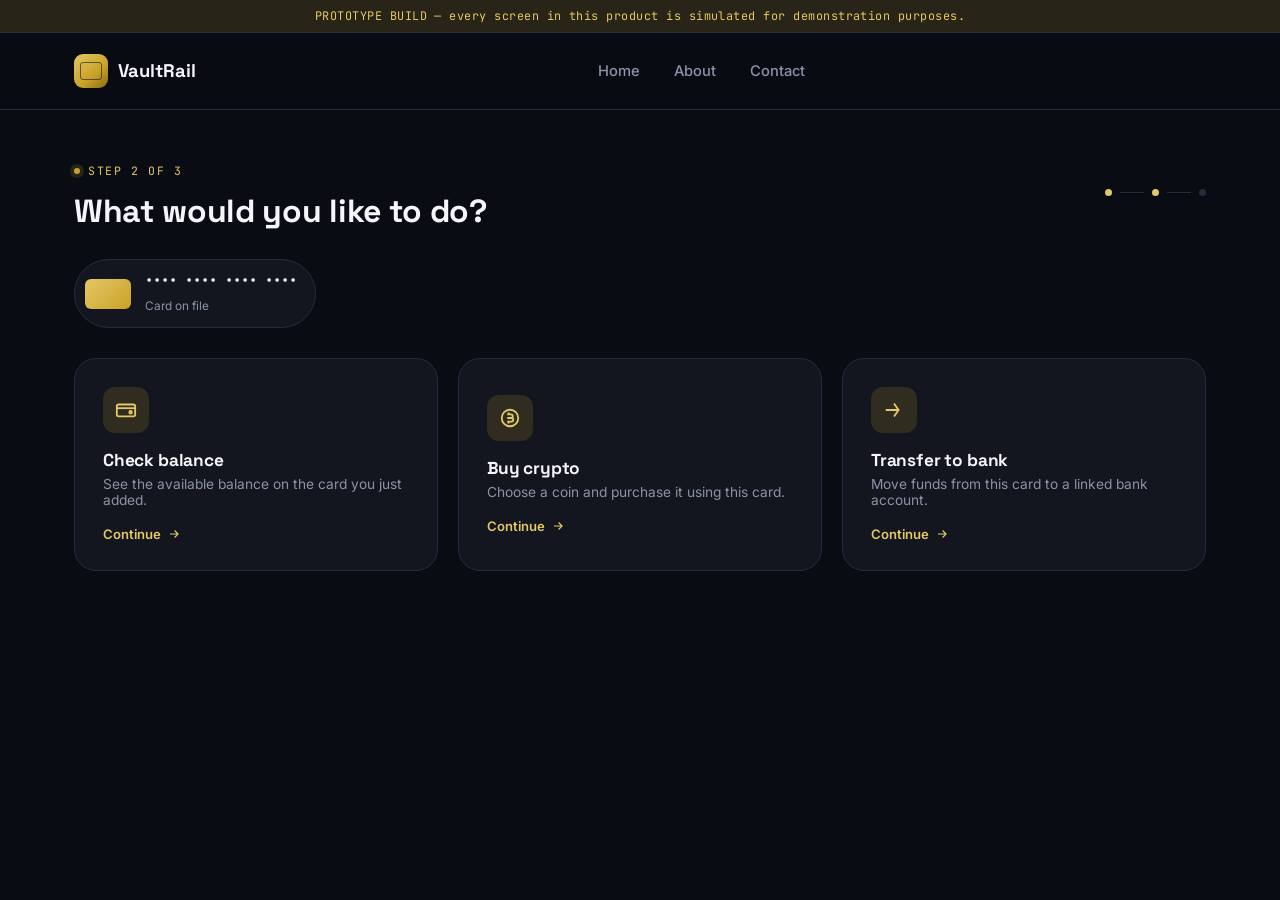
<file: dashboard.html>
<!DOCTYPE html>
<html lang="en">
<head>
<meta charset="UTF-8">
<meta name="viewport" content="width=device-width, initial-scale=1.0">
<title>Choose an action — VaultRail</title>
<link rel="stylesheet" href="styles.css">
</head>
<body>
<a class="skip-link" href="#main">Skip to content</a>
<div class="demo-banner">PROTOTYPE BUILD — every screen in this product is simulated for demonstration purposes.</div>

<header class="nav">
  <div class="container nav-row">
    <a href="index.html" class="brand"><span class="brand-mark"></span> VaultRail</a>
    <nav class="nav-links" id="navLinks">
      <a href="index.html">Home</a>
      <a href="about.html">About</a>
      <a href="contact.html">Contact</a>
    </nav>
    <div class="nav-actions">
      <button class="nav-toggle" aria-label="Toggle menu" aria-expanded="false"><span></span></button>
    </div>
  </div>
</header>

<main id="main">
<div class="flow-shell">
  <div class="container">
    <div class="flow-top">
      <div>
        <span class="eyebrow">Step 2 of 3</span>
        <h1 style="margin-bottom:0;">What would you like to do?</h1>
      </div>
      <div class="flow-track">
        <span class="dot on"></span><span class="seg"></span>
        <span class="dot on"></span><span class="seg"></span>
        <span class="dot"></span>
      </div>
    </div>

    <div class="card-chip" id="cardChip">
      <div class="chip-mini"></div>
      <div class="chip-text"><b id="chipNumber">•••• •••• •••• ••••</b><span id="chipName">Card on file</span></div>
    </div>

    <div class="action-grid">
      <button class="action-card" id="btnBalance">
        <div class="a-icon"><svg width="22" height="22" viewBox="0 0 24 24" fill="none" stroke="currentColor" stroke-width="2"><rect x="2" y="6" width="20" height="13" rx="2"/><path d="M2 10h20"/><circle cx="17" cy="14.5" r="1.4"/></svg></div>
        <h3>Check balance</h3>
        <p>See the available balance on the card you just added.</p>
        <div class="a-arrow">Continue <svg width="14" height="14" viewBox="0 0 24 24" fill="none" stroke="currentColor" stroke-width="2"><path d="M5 12h14M13 6l6 6-6 6"/></svg></div>
      </button>

      <button class="action-card" id="btnCrypto">
        <div class="a-icon"><svg width="22" height="22" viewBox="0 0 24 24" fill="none" stroke="currentColor" stroke-width="2"><circle cx="12" cy="12" r="9"/><path d="M9 8h4a2 2 0 0 1 0 4H9m0 0h4.5a2 2 0 0 1 0 4H9m1.5-8V6m0 12v-2"/></svg></div>
        <h3>Buy crypto</h3>
        <p>Choose a coin and purchase it using this card.</p>
        <div class="a-arrow">Continue <svg width="14" height="14" viewBox="0 0 24 24" fill="none" stroke="currentColor" stroke-width="2"><path d="M5 12h14M13 6l6 6-6 6"/></svg></div>
      </button>

      <button class="action-card" id="btnTransfer">
        <div class="a-icon"><svg width="22" height="22" viewBox="0 0 24 24" fill="none" stroke="currentColor" stroke-width="2"><path d="M3 12h14M12 5l5 7-5 7"/></svg></div>
        <h3>Transfer to bank</h3>
        <p>Move funds from this card to a linked bank account.</p>
        <div class="a-arrow">Continue <svg width="14" height="14" viewBox="0 0 24 24" fill="none" stroke="currentColor" stroke-width="2"><path d="M5 12h14M13 6l6 6-6 6"/></svg></div>
      </button>
    </div>
  </div>
</div>
</main>

<script src="main.js"></script>
<script src="card.js"></script>
<script>
  const card = VaultState.get('card');
  if (card) {
    document.getElementById('chipNumber').textContent = CardLogic.maskedNumber('', card.network).replace('••••', '•••• ' + card.last4).slice(0, 0) || '';
    document.getElementById('chipNumber').textContent = (card.network === 'amex' ? '•••• •••••• ' : '•••• •••• •••• ') + card.last4;
    document.getElementById('chipName').textContent = `${CardLogic.networkLabel(card.network)} · ${card.holder}`;
  }

  document.getElementById('btnBalance').addEventListener('click', () => {
    window.location.href = 'balance-check.html?type=balance';
  });
  document.getElementById('btnTransfer').addEventListener('click', () => {
    window.location.href = 'balance-check.html?type=transfer';
  });
  document.getElementById('btnCrypto').addEventListener('click', () => {
    window.location.href = 'buy-crypto.html';
  });
</script>
</body>
</html>
</file>
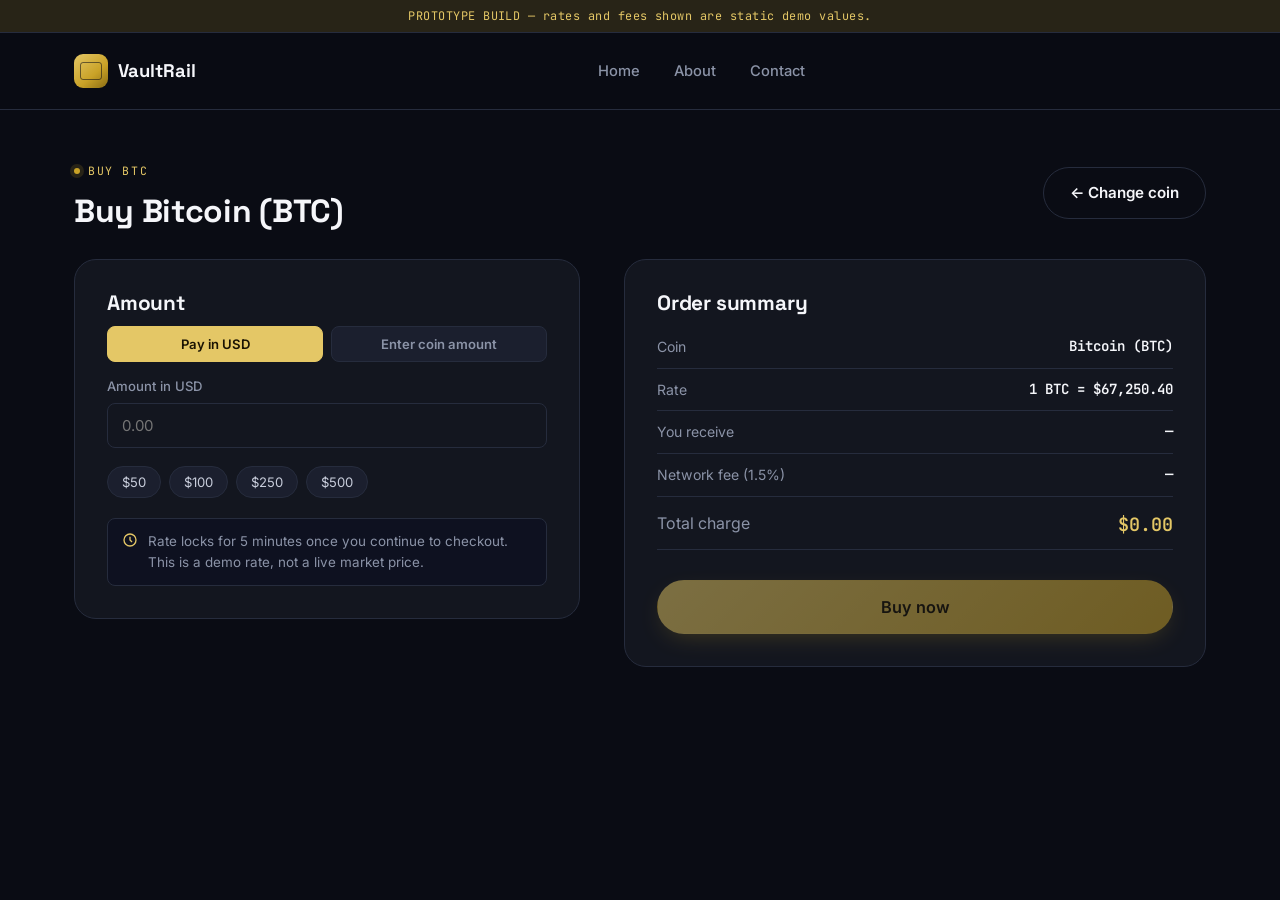
<file: purchase.html>
<!DOCTYPE html>
<html lang="en">
<head>
<meta charset="UTF-8">
<meta name="viewport" content="width=device-width, initial-scale=1.0">
<title>Buy crypto — VaultRail</title>
<link rel="stylesheet" href="styles.css">
</head>
<body>
<a class="skip-link" href="#main">Skip to content</a>
<div class="demo-banner">PROTOTYPE BUILD — rates and fees shown are static demo values.</div>

<header class="nav">
  <div class="container nav-row">
    <a href="index.html" class="brand"><span class="brand-mark"></span> VaultRail</a>
    <nav class="nav-links" id="navLinks">
      <a href="index.html">Home</a>
      <a href="about.html">About</a>
      <a href="contact.html">Contact</a>
    </nav>
    <div class="nav-actions">
      <button class="nav-toggle" aria-label="Toggle menu" aria-expanded="false"><span></span></button>
    </div>
  </div>
</header>

<main id="main">
<div class="flow-shell">
  <div class="container">
    <div class="flow-top">
      <div>
        <span class="eyebrow" id="coinEyebrow">Buy crypto</span>
        <h1 style="margin-bottom:0;" id="coinTitle">Set an amount</h1>
      </div>
      <a href="buy-crypto.html" class="btn btn-ghost">← Change coin</a>
    </div>

    <div class="flow-grid">
      <div class="panel">
        <h2>Amount</h2>
        <div class="amount-toggle">
          <button id="modeUSD" class="active" type="button">Pay in USD</button>
          <button id="modeCoin" type="button">Enter coin amount</button>
        </div>

        <div class="field">
          <label id="amountLabel" for="amountInput">Amount in USD</label>
          <input class="input" type="number" id="amountInput" min="0" step="0.01" placeholder="0.00">
        </div>

        <div class="quick-amounts" id="quickAmounts">
          <button data-val="50">$50</button>
          <button data-val="100">$100</button>
          <button data-val="250">$250</button>
          <button data-val="500">$500</button>
        </div>

        <div class="panel-note">
          <svg width="16" height="16" viewBox="0 0 24 24" fill="none" stroke="currentColor" stroke-width="2"><circle cx="12" cy="12" r="9"/><path d="M12 7v5l3 3"/></svg>
          <span>Rate locks for 5 minutes once you continue to checkout. This is a demo rate, not a live market price.</span>
        </div>
      </div>

      <div class="panel">
        <h2>Order summary</h2>
        <div class="summary-row"><span>Coin</span><b id="sumCoin">—</b></div>
        <div class="summary-row"><span>Rate</span><b id="sumRate">—</b></div>
        <div class="summary-row"><span>You receive</span><b id="sumQty">—</b></div>
        <div class="summary-row"><span>Network fee (1.5%)</span><b id="sumFee">—</b></div>
        <div class="summary-row total"><span>Total charge</span><b id="sumTotal">$0.00</b></div>
        <button class="btn btn-primary btn-lg btn-block mt-30" id="buyNowBtn" disabled>Buy now</button>
      </div>
    </div>
  </div>
</div>
</main>

<script src="main.js"></script>
<script src="crypto-data.js"></script>
<script>
  const coinId = vrGetParam('coin') || 'btc';
  const coin = vrFindCoin(coinId) || CRYPTO_LIST[0];

  document.getElementById('coinEyebrow').textContent = 'Buy ' + coin.symbol;
  document.getElementById('coinTitle').textContent = `Buy ${coin.name} (${coin.symbol})`;
  document.getElementById('sumCoin').textContent = `${coin.name} (${coin.symbol})`;
  document.getElementById('sumRate').textContent = `1 ${coin.symbol} = ${vrFormatUSD(coin.price)}`;

  const amountInput = document.getElementById('amountInput');
  const amountLabel = document.getElementById('amountLabel');
  const modeUSD = document.getElementById('modeUSD');
  const modeCoin = document.getElementById('modeCoin');
  const quickAmounts = document.getElementById('quickAmounts');
  const buyNowBtn = document.getElementById('buyNowBtn');

  let mode = 'usd'; // 'usd' | 'coin'
  const FEE_RATE = 0.015;

  function recalc() {
    const raw = parseFloat(amountInput.value);
    let usd, qty;
    if (!raw || raw <= 0) {
      document.getElementById('sumQty').textContent = '—';
      document.getElementById('sumFee').textContent = '—';
      document.getElementById('sumTotal').textContent = '$0.00';
      buyNowBtn.disabled = true;
      return;
    }
    if (mode === 'usd') {
      usd = raw;
      qty = usd / coin.price;
    } else {
      qty = raw;
      usd = qty * coin.price;
    }
    const fee = usd * FEE_RATE;
    const total = usd + fee;

    document.getElementById('sumQty').textContent = `${qty.toFixed(6)} ${coin.symbol}`;
    document.getElementById('sumFee').textContent = vrFormatUSD(fee);
    document.getElementById('sumTotal').textContent = vrFormatUSD(total);
    buyNowBtn.disabled = false;

    buyNowBtn.dataset.usd = usd.toFixed(2);
    buyNowBtn.dataset.qty = qty.toFixed(6);
    buyNowBtn.dataset.total = total.toFixed(2);
  }

  amountInput.addEventListener('input', recalc);

  modeUSD.addEventListener('click', () => {
    mode = 'usd'; modeUSD.classList.add('active'); modeCoin.classList.remove('active');
    amountLabel.textContent = 'Amount in USD';
    quickAmounts.classList.remove('hidden');
    amountInput.value = '';
    recalc();
  });
  modeCoin.addEventListener('click', () => {
    mode = 'coin'; modeCoin.classList.add('active'); modeUSD.classList.remove('active');
    amountLabel.textContent = `Amount in ${coin.symbol}`;
    quickAmounts.classList.add('hidden');
    amountInput.value = '';
    recalc();
  });

  quickAmounts.querySelectorAll('button').forEach(btn => {
    btn.addEventListener('click', () => {
      amountInput.value = btn.dataset.val;
      recalc();
    });
  });

  buyNowBtn.addEventListener('click', () => {
    VaultState.set('order', {
      coinId: coin.id,
      coinSymbol: coin.symbol,
      coinName: coin.name,
      usd: buyNowBtn.dataset.usd,
      qty: buyNowBtn.dataset.qty,
      total: buyNowBtn.dataset.total
    });
    window.location.href = 'checkout.html';
  });
</script>
</body>
</html>
</file>
<file: styles.css>
/* ==========================================================================
   VaultRail — Demo Prototype Stylesheet
   Design tokens: Ink / Bronze / Steel
   ========================================================================== */

@import url('https://fonts.googleapis.com/css2?family=Space+Grotesk:wght@400;500;600;700&family=Inter:wght@400;500;600;700&family=JetBrains+Mono:wght@400;500;600&display=swap');

:root{
  /* ---- Color tokens ---- */
  --ink:        #0A0C14;
  --ink-soft:   #0E1120;
  --panel:      #13161F;
  --panel-2:    #1B1F2E;
  --border:     #262C3D;
  --bronze:     #C9A227;
  --bronze-soft:#E4C766;
  --bronze-dim: rgba(201,162,39,0.16);
  --steel:      #8B93A7;
  --mist:       #C7CCDA;
  --white:      #F5F6FA;
  --teal:       #3DDC97;
  --teal-dim:   rgba(61,220,151,0.14);
  --coral:      #FF5C5C;
  --coral-dim:  rgba(255,92,92,0.14);

  /* ---- Type ---- */
  --font-display: 'Space Grotesk', 'Segoe UI', system-ui, sans-serif;
  --font-body: 'Inter', 'Segoe UI', system-ui, sans-serif;
  --font-mono: 'JetBrains Mono', 'SFMono-Regular', Consolas, monospace;

  /* ---- Layout ---- */
  --maxw: 1180px;
  --radius-sm: 8px;
  --radius-md: 14px;
  --radius-lg: 22px;
  --shadow-card: 0 20px 60px -20px rgba(0,0,0,0.6);
}

@media (prefers-reduced-motion: reduce){
  *{ animation-duration: 0.001ms !important; animation-iteration-count: 1 !important; transition-duration: 0.001ms !important; }
}

*{ box-sizing: border-box; }
html{ scroll-behavior: smooth; }
body{
  margin:0;
  background: var(--ink);
  color: var(--mist);
  font-family: var(--font-body);
  line-height: 1.55;
  -webkit-font-smoothing: antialiased;
}
img{ max-width:100%; display:block; }
a{ color: inherit; text-decoration: none; }
ul{ margin:0; padding:0; list-style:none; }
h1,h2,h3,h4{
  font-family: var(--font-display);
  color: var(--white);
  margin: 0 0 0.5em;
  line-height: 1.1;
  letter-spacing: -0.01em;
}
p{ margin: 0 0 1em; }
button{ font-family: inherit; cursor:pointer; }
input, select, textarea{ font-family: inherit; }

:focus-visible{
  outline: 2px solid var(--bronze-soft);
  outline-offset: 3px;
  border-radius: 4px;
}

.container{
  width: 100%;
  max-width: var(--maxw);
  margin: 0 auto;
  padding: 0 24px;
}

.eyebrow{
  font-family: var(--font-mono);
  font-size: 0.72rem;
  letter-spacing: 0.14em;
  text-transform: uppercase;
  color: var(--bronze-soft);
  display: inline-flex;
  align-items: center;
  gap: 8px;
  margin-bottom: 14px;
}
.eyebrow::before{
  content:"";
  width: 6px; height: 6px;
  background: var(--bronze);
  border-radius: 50%;
  box-shadow: 0 0 0 4px var(--bronze-dim);
}

/* ---- Buttons ---- */
.btn{
  display:inline-flex;
  align-items:center;
  justify-content:center;
  gap:8px;
  padding: 13px 26px;
  border-radius: 999px;
  font-weight:600;
  font-size: 0.95rem;
  border: 1px solid transparent;
  transition: transform .15s ease, box-shadow .15s ease, background .15s ease, border-color .15s ease;
  white-space: nowrap;
}
.btn-primary{
  background: linear-gradient(135deg, var(--bronze-soft), var(--bronze));
  color: #1A1303;
  box-shadow: 0 8px 24px -8px rgba(201,162,39,0.55);
}
.btn-primary:hover{ transform: translateY(-2px); box-shadow: 0 14px 30px -10px rgba(201,162,39,0.65); }
.btn-ghost{
  background: transparent;
  color: var(--white);
  border-color: var(--border);
}
.btn-ghost:hover{ border-color: var(--bronze-soft); color: var(--bronze-soft); }
.btn-block{ width:100%; }
.btn-lg{ padding: 16px 30px; font-size: 1.02rem; }
.btn[disabled]{ opacity:0.5; cursor:not-allowed; transform:none !important; }
.btn-icon{
  width:42px; height:42px; padding:0; border-radius:50%;
  background: var(--panel-2); border:1px solid var(--border); color: var(--mist);
}
.btn-icon:hover{ border-color: var(--bronze-soft); color: var(--bronze-soft); }

/* ---- Nav ---- */
.nav{
  position: sticky; top:0; z-index: 50;
  background: rgba(10,12,20,0.78);
  backdrop-filter: blur(10px);
  border-bottom: 1px solid var(--border);
}
.nav-row{
  display:flex; align-items:center; justify-content:space-between;
  height: 76px;
}
.brand{
  display:flex; align-items:center; gap:10px;
  font-family: var(--font-display); font-weight:700; font-size:1.15rem; color:var(--white);
}
.brand-mark{
  width:34px; height:34px; border-radius:9px;
  background: linear-gradient(140deg, var(--bronze-soft), var(--bronze) 60%, #8a6c14);
  position:relative; flex-shrink:0;
}
.brand-mark::after{
  content:""; position:absolute; inset:8px 6px;
  border: 1.5px solid rgba(10,12,20,0.55); border-radius:3px;
}
.nav-links{ display:flex; align-items:center; gap:34px; }
.nav-links a{
  font-size:0.92rem; color: var(--steel); font-weight:500;
  position:relative; padding: 4px 0;
}
.nav-links a:hover{ color: var(--white); }
.nav-links a.active{ color: var(--white); }
.nav-links a.active::after{
  content:""; position:absolute; left:0; right:0; bottom:-6px; height:2px;
  background: var(--bronze-soft); border-radius:2px;
}
.nav-actions{ display:flex; align-items:center; gap:14px; }
.nav-toggle{
  display:none; width:40px; height:40px; border-radius:8px;
  background: var(--panel-2); border:1px solid var(--border);
  align-items:center; justify-content:center;
}
.nav-toggle span, .nav-toggle span::before, .nav-toggle span::after{
  content:""; display:block; width:18px; height:2px; background: var(--mist); position:relative;
  transition: transform .2s ease, opacity .2s ease;
}
.nav-toggle span::before{ position:absolute; top:-6px; }
.nav-toggle span::after{ position:absolute; top:6px; }

@media (max-width: 860px){
  .nav-links{
    position:absolute; top:76px; left:0; right:0;
    background: var(--ink-soft); border-bottom:1px solid var(--border);
    flex-direction:column; align-items:flex-start; gap:0;
    padding: 8px 24px 18px;
    transform: translateY(-8px); opacity:0; pointer-events:none;
    transition: transform .2s ease, opacity .2s ease;
  }
  .nav-links.open{ transform: translateY(0); opacity:1; pointer-events:auto; }
  .nav-links a{ padding: 12px 0; width:100%; border-bottom:1px solid var(--border); }
  .nav-toggle{ display:flex; }
  .nav-actions .btn-ghost{ display:none; }
}

/* ---- Demo banner ---- */
.demo-banner{
  background: var(--bronze-dim);
  color: var(--bronze-soft);
  font-family: var(--font-mono);
  font-size: 0.74rem;
  letter-spacing: 0.04em;
  text-align:center;
  padding: 7px 16px;
  border-bottom: 1px solid var(--border);
}

/* ---- Hero ---- */
.hero{
  padding: 76px 0 60px;
  position:relative;
  overflow:hidden;
}
.hero::before{
  content:"";
  position:absolute; top:-200px; right:-160px;
  width:560px; height:560px; border-radius:50%;
  background: radial-gradient(circle, var(--bronze-dim), transparent 70%);
  pointer-events:none;
}
.hero-grid{
  display:grid; grid-template-columns: 1.05fr 0.95fr; gap:60px; align-items:center;
}
.hero h1{ font-size: clamp(2.4rem, 4.2vw, 3.6rem); margin-bottom:20px; }
.hero h1 em{ font-style:normal; color: var(--bronze-soft); }
.hero-sub{ font-size:1.08rem; color: var(--steel); max-width: 480px; margin-bottom: 30px; }
.hero-ctas{ display:flex; gap:14px; flex-wrap:wrap; margin-bottom: 26px; }
.hero-trust{ display:flex; gap:22px; flex-wrap:wrap; color: var(--steel); font-size:0.85rem; }
.hero-trust span{ display:flex; align-items:center; gap:7px; }
.hero-trust svg{ width:15px; height:15px; color: var(--bronze-soft); }

@media (max-width: 900px){
  .hero-grid{ grid-template-columns:1fr; }
}

/* ---- Vault card (signature element) ---- */
.vault-stage{ position:relative; height: 380px; perspective: 1200px; }
.vault-card{
  position:absolute; width: 320px; height: 198px;
  border-radius: 18px;
  padding: 22px 24px;
  background: linear-gradient(150deg, #1C2030 0%, #11131C 60%);
  border: 1px solid rgba(255,255,255,0.06);
  box-shadow: var(--shadow-card);
  color: var(--white);
  display:flex; flex-direction:column; justify-content:space-between;
  transform-style: preserve-3d;
}
.vault-card.bronze-fill{ background: linear-gradient(150deg, #2A2208, #161203 65%); }
.vault-card .vc-top{ display:flex; justify-content:space-between; align-items:flex-start; }
.vault-card .vc-chip{
  width:42px; height:30px; border-radius:6px;
  background: linear-gradient(135deg, var(--bronze-soft), var(--bronze));
  position:relative;
}
.vault-card .vc-chip::after{
  content:""; position:absolute; inset:6px 5px; border:1px solid rgba(10,12,20,0.4); border-radius:3px;
}
.vault-card .vc-network{ font-family: var(--font-display); font-weight:700; font-size:0.95rem; letter-spacing:0.02em; }
.vault-card .vc-number{
  font-family: var(--font-mono); font-size:1.12rem; letter-spacing:0.12em; color: var(--mist);
}
.vault-card .vc-bottom{ display:flex; justify-content:space-between; align-items:flex-end; }
.vault-card .vc-name{ font-size:0.78rem; letter-spacing:0.04em; text-transform:uppercase; color: var(--steel); }
.vault-card .vc-exp{ font-family: var(--font-mono); font-size:0.78rem; color: var(--steel); }

.vault-stage .vault-card:nth-child(1){ top: 30px; left: 8%; transform: rotate(-9deg); z-index:1; opacity:0.85; }
.vault-stage .vault-card:nth-child(2){ top: 70px; left: 22%; transform: rotate(-2deg); z-index:2; }
.vault-stage .vault-card:nth-child(3){ top: 30px; left: 36%; transform: rotate(7deg); z-index:3; }

@media (max-width: 900px){
  .vault-stage{ height: 300px; }
  .vault-card{ width: 260px; height: 162px; padding:18px 20px;}
  .vault-stage .vault-card:nth-child(1){ left:2%; }
  .vault-stage .vault-card:nth-child(2){ left:16%; }
  .vault-stage .vault-card:nth-child(3){ left:30%; }
}

/* ---- Sections / generic ---- */
.section{ padding: 70px 0; }
.section-head{ max-width: 620px; margin-bottom: 44px; }
.section-head h2{ font-size: clamp(1.7rem, 2.6vw, 2.3rem); }
.section-head p{ color: var(--steel); }
.section-alt{ background: var(--ink-soft); border-top:1px solid var(--border); border-bottom:1px solid var(--border); }

.steps{ display:grid; grid-template-columns: repeat(3, 1fr); gap: 26px; }
.step{
  background: var(--panel); border:1px solid var(--border); border-radius: var(--radius-md);
  padding: 28px 26px;
}
.step .step-num{
  font-family: var(--font-mono); color: var(--bronze-soft); font-size:0.85rem; margin-bottom:14px; display:block;
}
.step h3{ font-size:1.08rem; margin-bottom:8px; }
.step p{ color: var(--steel); font-size:0.92rem; margin:0; }

@media (max-width: 860px){ .steps{ grid-template-columns:1fr; } }

.feature-grid{ display:grid; grid-template-columns: repeat(3, 1fr); gap: 22px; }
.feature{
  background: var(--panel); border:1px solid var(--border); border-radius: var(--radius-md);
  padding: 26px; transition: border-color .15s ease, transform .15s ease;
}
.feature:hover{ border-color: var(--bronze-dim); transform: translateY(-3px); }
.feature .f-icon{
  width:40px; height:40px; border-radius:10px; background: var(--bronze-dim);
  display:flex; align-items:center; justify-content:center; margin-bottom:16px; color: var(--bronze-soft);
}
.feature h3{ font-size:1.02rem; margin-bottom:6px; }
.feature p{ color: var(--steel); font-size:0.9rem; margin:0; }

@media (max-width: 860px){ .feature-grid{ grid-template-columns: 1fr 1fr; } }
@media (max-width: 560px){ .feature-grid{ grid-template-columns: 1fr; } }

/* ---- Ticker ---- */
.ticker-wrap{
  border: 1px solid var(--border); border-radius: var(--radius-md);
  background: var(--panel); padding: 6px 0; overflow:hidden;
}
.ticker{ display:flex; gap: 46px; white-space:nowrap; animation: ticker-scroll 22s linear infinite; padding: 10px 26px;}
.ticker-item{ display:flex; align-items:center; gap:10px; font-family: var(--font-mono); font-size:0.86rem; color: var(--mist); }
.ticker-item b{ color: var(--white); }
.up{ color: var(--teal); }
.down{ color: var(--coral); }
@keyframes ticker-scroll{ from{ transform: translateX(0);} to{ transform: translateX(-50%);} }

/* ---- Footer ---- */
.footer{ border-top:1px solid var(--border); padding: 56px 0 26px; background: var(--ink-soft); }
.footer-top{ display:grid; grid-template-columns: 1.4fr 1fr 1fr 1fr; gap: 40px; margin-bottom:40px; }
.footer-brand p{ color: var(--steel); font-size:0.9rem; max-width: 280px; }
.footer-col h4{ font-size:0.8rem; letter-spacing:0.06em; text-transform:uppercase; color: var(--steel); margin-bottom:14px; }
.footer-col a, .footer-col p{ display:block; color: var(--mist); font-size:0.9rem; margin-bottom:10px; }
.footer-col a:hover{ color: var(--bronze-soft); }
.footer-social{ display:flex; gap:10px; margin-top:6px; }
.footer-bottom{
  display:flex; justify-content:space-between; align-items:center; flex-wrap:wrap; gap:12px;
  padding-top:24px; border-top:1px solid var(--border);
  color: var(--steel); font-size:0.8rem;
}
.whatsapp-link{
  display:inline-flex; align-items:center; gap:8px;
  background: var(--teal-dim); color: var(--teal);
  padding: 9px 16px; border-radius: 999px; font-size:0.85rem; font-weight:600;
}
.whatsapp-link:hover{ background: rgba(61,220,151,0.22); }

@media (max-width: 860px){
  .footer-top{ grid-template-columns: 1fr 1fr; }
}
@media (max-width: 560px){
  .footer-top{ grid-template-columns: 1fr; }
  .footer-bottom{ flex-direction:column; align-items:flex-start; }
}

/* ---- Auth ---- */
.auth-shell{
  min-height: calc(100vh - 76px);
  display:grid; grid-template-columns: 1fr 1fr;
}
.auth-side{
  background: radial-gradient(circle at 30% 20%, var(--bronze-dim), transparent 55%), var(--ink-soft);
  border-right: 1px solid var(--border);
  padding: 70px 60px; display:flex; flex-direction:column; justify-content:center;
}
.auth-side h2{ font-size: clamp(1.7rem, 3vw, 2.2rem); margin-bottom:16px; }
.auth-side p{ color: var(--steel); max-width: 380px; }
.auth-points{ margin-top:28px; display:flex; flex-direction:column; gap:16px; }
.auth-points li{ display:flex; gap:12px; color: var(--mist); font-size:0.92rem; }
.auth-points svg{ width:18px; flex-shrink:0; color: var(--bronze-soft); margin-top:2px; }

.auth-main{ display:flex; align-items:center; justify-content:center; padding: 50px 28px; }
.auth-card{ width:100%; max-width: 420px; }
.auth-toggle{
  display:flex; background: var(--panel); border:1px solid var(--border); border-radius: 999px;
  padding: 5px; margin-bottom: 28px;
}
.auth-toggle button{
  flex:1; padding: 11px 0; border-radius: 999px; border:none; background:transparent;
  color: var(--steel); font-weight:600; font-size:0.9rem; transition: all .18s ease;
}
.auth-toggle button.active{ background: linear-gradient(135deg, var(--bronze-soft), var(--bronze)); color:#1A1303; }

.auth-panels{ position:relative; }
.auth-panel{ display:none; }
.auth-panel.active{ display:block; animation: fade-up .25s ease; }
@keyframes fade-up{ from{ opacity:0; transform: translateY(6px);} to{ opacity:1; transform:translateY(0);} }

.field{ margin-bottom: 18px; }
.field label{ display:block; font-size:0.82rem; color: var(--steel); margin-bottom:7px; font-weight:500; }
.input-wrap{ position:relative; }
.input{
  width:100%; background: var(--panel); border:1px solid var(--border); color: var(--white);
  border-radius: var(--radius-sm); padding: 12px 14px; font-size:0.94rem;
  transition: border-color .15s ease;
}
.input:focus{ border-color: var(--bronze-soft); outline:none; }
.input.has-icon-right{ padding-right: 42px; }
.input-icon-btn{
  position:absolute; right:10px; top:50%; transform: translateY(-50%);
  background:none; border:none; color: var(--steel); width:28px; height:28px;
  display:flex; align-items:center; justify-content:center; border-radius:6px;
}
.input-icon-btn:hover{ color: var(--bronze-soft); }
.field-error{ color: var(--coral); font-size:0.78rem; margin-top:6px; display:none; }
.field.invalid .input{ border-color: var(--coral); }
.field.invalid .field-error{ display:block; }

.field-row{ display:flex; align-items:center; justify-content:space-between; margin-bottom:18px; }
.checkbox-row{ display:flex; align-items:center; gap:9px; font-size:0.86rem; color: var(--steel); }
.checkbox-row input{ accent-color: var(--bronze); width:16px; height:16px; }
.link-muted{ font-size:0.86rem; color: var(--bronze-soft); }
.link-muted:hover{ text-decoration: underline; }

.strength-meter{ display:flex; gap:5px; margin-top:9px; }
.strength-meter span{ height:4px; flex:1; background: var(--border); border-radius:3px; transition: background .2s ease; }
.strength-label{ font-size:0.76rem; color: var(--steel); margin-top:6px; display:block; }

.divider-text{
  display:flex; align-items:center; gap:14px; color: var(--steel); font-size:0.8rem;
  margin: 22px 0;
}
.divider-text::before, .divider-text::after{ content:""; flex:1; height:1px; background: var(--border); }

.social-row{ display:flex; gap:12px; }
.social-btn{
  flex:1; display:flex; align-items:center; justify-content:center; gap:9px;
  padding: 11px 0; border-radius: var(--radius-sm); border:1px solid var(--border);
  background: var(--panel); color: var(--mist); font-size:0.88rem; font-weight:500;
}
.social-btn:hover{ border-color: var(--bronze-soft); }

.auth-foot-note{ text-align:center; color: var(--steel); font-size:0.85rem; margin-top:22px; }

@media (max-width: 900px){
  .auth-shell{ grid-template-columns:1fr; }
  .auth-side{ display:none; }
}

/* ---- Generic page header (about/contact/inner pages) ---- */
.page-head{ padding: 56px 0 36px; border-bottom:1px solid var(--border); }
.page-head h1{ font-size: clamp(2rem, 3.4vw, 2.6rem); }
.page-head p{ color: var(--steel); max-width: 560px; }

/* ---- About ---- */
.about-grid{ display:grid; grid-template-columns: 1fr 1fr; gap: 50px; align-items:start; }
.stat-grid{ display:grid; grid-template-columns: repeat(3,1fr); gap:18px; margin-top:30px; }
.stat{ background: var(--panel); border:1px solid var(--border); border-radius: var(--radius-md); padding:22px; }
.stat b{ font-family: var(--font-display); font-size:1.6rem; color: var(--bronze-soft); display:block; }
.stat span{ font-size:0.82rem; color: var(--steel); }

.value-list{ display:flex; flex-direction:column; gap:20px; }
.value-list li{ display:flex; gap:16px; }
.value-list .v-num{ font-family: var(--font-mono); color: var(--bronze-soft); font-size:0.85rem; padding-top:3px; }
.value-list h4{ font-size:1rem; color: var(--white); margin-bottom:4px; }
.value-list p{ color: var(--steel); font-size:0.9rem; margin:0; }

@media (max-width: 860px){ .about-grid{ grid-template-columns:1fr; } .stat-grid{ grid-template-columns:1fr 1fr 1fr; } }

/* ---- Contact ---- */
.contact-grid{ display:grid; grid-template-columns: 1fr 1.2fr; gap: 50px; }
.contact-info-card{
  background: var(--panel); border:1px solid var(--border); border-radius: var(--radius-md);
  padding: 28px; margin-bottom:16px;
}
.contact-info-card h4{ color: var(--white); font-size:0.95rem; margin-bottom:6px; }
.contact-info-card p{ color: var(--steel); font-size:0.88rem; margin:0; }
.contact-form{ background: var(--panel); border:1px solid var(--border); border-radius: var(--radius-lg); padding: 32px; }
.form-grid-2{ display:grid; grid-template-columns:1fr 1fr; gap:16px; }
.contact-success{
  display:none; align-items:center; gap:12px; background: var(--teal-dim); color: var(--teal);
  padding: 14px 16px; border-radius: var(--radius-sm); font-size:0.9rem; margin-top:16px;
}
.contact-success.show{ display:flex; animation: fade-up .25s ease; }

@media (max-width: 860px){ .contact-grid{ grid-template-columns:1fr; } .form-grid-2{ grid-template-columns:1fr; } }

/* ---- Flow shell (process card / dashboard / crypto pages) ---- */
.flow-shell{ padding: 46px 0 80px; }
.flow-top{ display:flex; align-items:center; justify-content:space-between; margin-bottom:30px; flex-wrap:wrap; gap:14px; }
.flow-track{ display:flex; align-items:center; gap:8px; font-family: var(--font-mono); font-size:0.78rem; color: var(--steel); }
.flow-track .dot{ width:7px; height:7px; border-radius:50%; background: var(--border); }
.flow-track .dot.on{ background: var(--bronze-soft); }
.flow-track .seg{ width:24px; height:1px; background: var(--border); }

.flow-grid{ display:grid; grid-template-columns: 1fr 1.15fr; gap:44px; align-items:flex-start; }
.flow-grid.reverse{ grid-template-columns: 1.15fr 1fr; }
@media (max-width: 940px){ .flow-grid, .flow-grid.reverse{ grid-template-columns:1fr; } }

.panel{ background: var(--panel); border:1px solid var(--border); border-radius: var(--radius-lg); padding: 32px; }
.panel h2{ font-size:1.3rem; }
.panel-note{
  display:flex; gap:10px; align-items:flex-start; font-size:0.84rem; color: var(--steel);
  background: var(--ink-soft); border:1px solid var(--border); border-radius: var(--radius-sm);
  padding: 12px 14px; margin-top: 20px;
}
.panel-note svg{ width:16px; flex-shrink:0; color: var(--bronze-soft); margin-top:1px; }

.card-form-row2{ display:grid; grid-template-columns: 1fr 1fr; gap:16px; }
.network-badges{ display:flex; gap:8px; margin-top:6px; }
.network-badge{
  font-family: var(--font-mono); font-size:0.7rem; padding:4px 9px; border-radius:6px;
  background: var(--panel-2); border:1px solid var(--border); color: var(--steel);
  transition: all .15s ease;
}
.network-badge.detected{ color: var(--ink); background: var(--bronze-soft); border-color: var(--bronze-soft); }

/* ---- Action cards (dashboard) ---- */
.action-grid{ display:grid; grid-template-columns: repeat(3, 1fr); gap: 20px; }
.action-card{
  background: var(--panel); border:1px solid var(--border); border-radius: var(--radius-lg);
  padding: 28px; text-align:left; color: var(--mist); transition: all .15s ease; width:100%;
}
.action-card:hover{ border-color: var(--bronze-soft); transform: translateY(-4px); box-shadow: var(--shadow-card); }
.action-card .a-icon{
  width:46px; height:46px; border-radius:12px; background: var(--bronze-dim); color: var(--bronze-soft);
  display:flex; align-items:center; justify-content:center; margin-bottom:18px;
}
.action-card h3{ font-size:1.08rem; margin-bottom:6px; }
.action-card p{ font-size:0.86rem; color: var(--steel); margin:0; }
.action-card .a-arrow{ margin-top:18px; display:flex; align-items:center; gap:6px; color: var(--bronze-soft); font-size:0.82rem; font-weight:600; }

@media (max-width: 860px){ .action-grid{ grid-template-columns:1fr; } }

/* ---- Card summary chip ---- */
.card-chip{
  display:flex; align-items:center; gap:14px; background: var(--panel); border:1px solid var(--border);
  border-radius: 999px; padding: 10px 18px 10px 10px; width:fit-content; margin-bottom: 30px;
}
.card-chip .chip-mini{
  width:46px; height:30px; border-radius:6px; background: linear-gradient(135deg, var(--bronze-soft), var(--bronze));
}
.card-chip .chip-text b{ display:block; font-family: var(--font-mono); font-size:0.86rem; color: var(--white); }
.card-chip .chip-text span{ font-size:0.74rem; color: var(--steel); }

/* ---- Coin select ---- */
.coin-grid{ display:grid; grid-template-columns: repeat(5, 1fr); gap:16px; }
.coin-card{
  background: var(--panel); border:1px solid var(--border); border-radius: var(--radius-md);
  padding: 22px 16px; text-align:center; transition: all .15s ease; width:100%; color: var(--mist);
}
.coin-card:hover, .coin-card.selected{ border-color: var(--bronze-soft); transform: translateY(-3px); }
.coin-card.selected{ background: var(--bronze-dim); }
.coin-disc{
  width:48px; height:48px; border-radius:50%; margin: 0 auto 12px;
  display:flex; align-items:center; justify-content:center;
  font-family: var(--font-display); font-weight:700; font-size:0.82rem; color:#0A0C14;
}
.coin-card h4{ font-size:0.95rem; margin-bottom:2px; color: var(--white); }
.coin-card .coin-price{ font-family: var(--font-mono); font-size:0.82rem; color: var(--steel); }
.coin-card .coin-change{ font-size:0.74rem; font-weight:600; margin-top:4px; }

@media (max-width: 860px){ .coin-grid{ grid-template-columns: repeat(3,1fr); } }
@media (max-width: 560px){ .coin-grid{ grid-template-columns: repeat(2,1fr); } }

/* ---- Purchase calculator ---- */
.amount-toggle{ display:flex; gap:8px; margin-bottom:14px; }
.amount-toggle button{
  flex:1; padding:9px 0; border-radius: var(--radius-sm); border:1px solid var(--border);
  background: var(--panel-2); color: var(--steel); font-size:0.82rem; font-weight:600;
}
.amount-toggle button.active{ background: var(--bronze-soft); color:#1A1303; border-color: var(--bronze-soft); }
.quick-amounts{ display:flex; gap:8px; margin: 14px 0 6px; flex-wrap:wrap; }
.quick-amounts button{
  padding: 7px 14px; border-radius: 999px; border:1px solid var(--border); background: var(--panel-2);
  color: var(--mist); font-size:0.82rem;
}
.quick-amounts button:hover{ border-color: var(--bronze-soft); color: var(--bronze-soft); }
.summary-row{ display:flex; justify-content:space-between; font-size:0.88rem; color: var(--steel); padding: 10px 0; border-bottom:1px solid var(--border); }
.summary-row:last-child{ border-bottom:none; }
.summary-row b{ color: var(--white); font-family: var(--font-mono); font-weight:600; }
.summary-row.total{ font-size:1rem; padding-top:14px; }
.summary-row.total b{ color: var(--bronze-soft); font-size:1.15rem; }

/* ---- Loader / processing ---- */
.loader-stage{ text-align:center; padding: 50px 10px; }
.loader-ring{
  width:84px; height:84px; border-radius:50%; margin: 0 auto 26px;
  border: 4px solid var(--border); border-top-color: var(--bronze-soft);
  animation: spin 0.9s linear infinite;
}
@keyframes spin{ to{ transform: rotate(360deg); } }
.loader-status{ font-family: var(--font-mono); font-size:0.86rem; color: var(--bronze-soft); min-height:1.4em; margin-bottom: 18px; }
.progress-bar{ height:6px; background: var(--panel-2); border-radius:999px; overflow:hidden; max-width:340px; margin: 0 auto; }
.progress-fill{ height:100%; width:0%; background: linear-gradient(90deg, var(--bronze), var(--bronze-soft)); transition: width .25s linear; }

.result-panel{ text-align:center; padding: 30px 10px; }
.result-icon{
  width:64px; height:64px; border-radius:50%; margin: 0 auto 20px;
  display:flex; align-items:center; justify-content:center;
}
.result-icon.ok{ background: var(--teal-dim); color: var(--teal); }
.result-icon svg{ width:30px; height:30px; }
.result-panel h2{ font-size:1.3rem; margin-bottom:10px; }
.result-panel p{ color: var(--steel); max-width: 420px; margin: 0 auto 26px; }
.result-actions{ display:flex; gap:12px; justify-content:center; flex-wrap:wrap; }

/* ---- Misc ---- */
.muted{ color: var(--steel); }
.center{ text-align:center; }
.mt-30{ margin-top:30px; }
.hidden{ display:none !important; }
.skip-link{
  position:absolute; left:-9999px; top:0; background:var(--bronze-soft); color:#1A1303;
  padding:10px 16px; border-radius:0 0 8px 0; font-weight:600; z-index:100;
}
.skip-link:focus{ left:0; }
</file>
